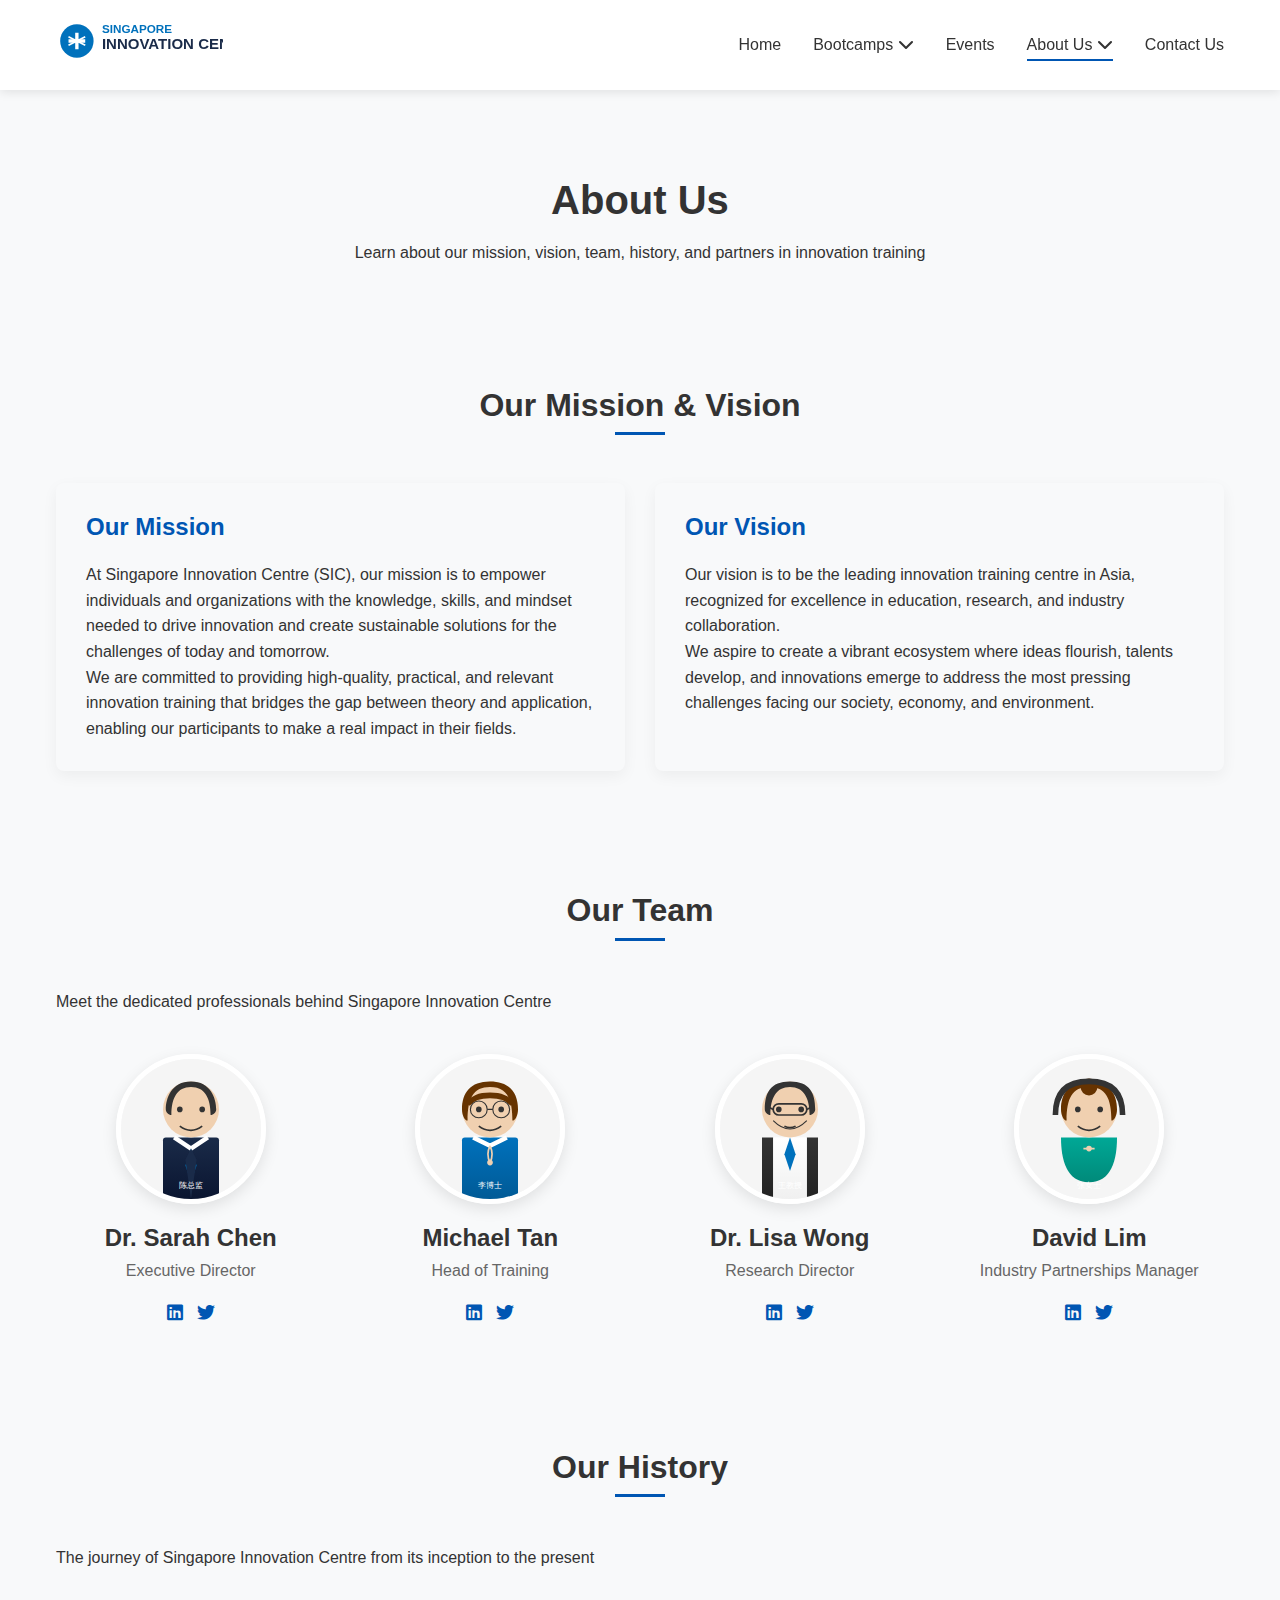
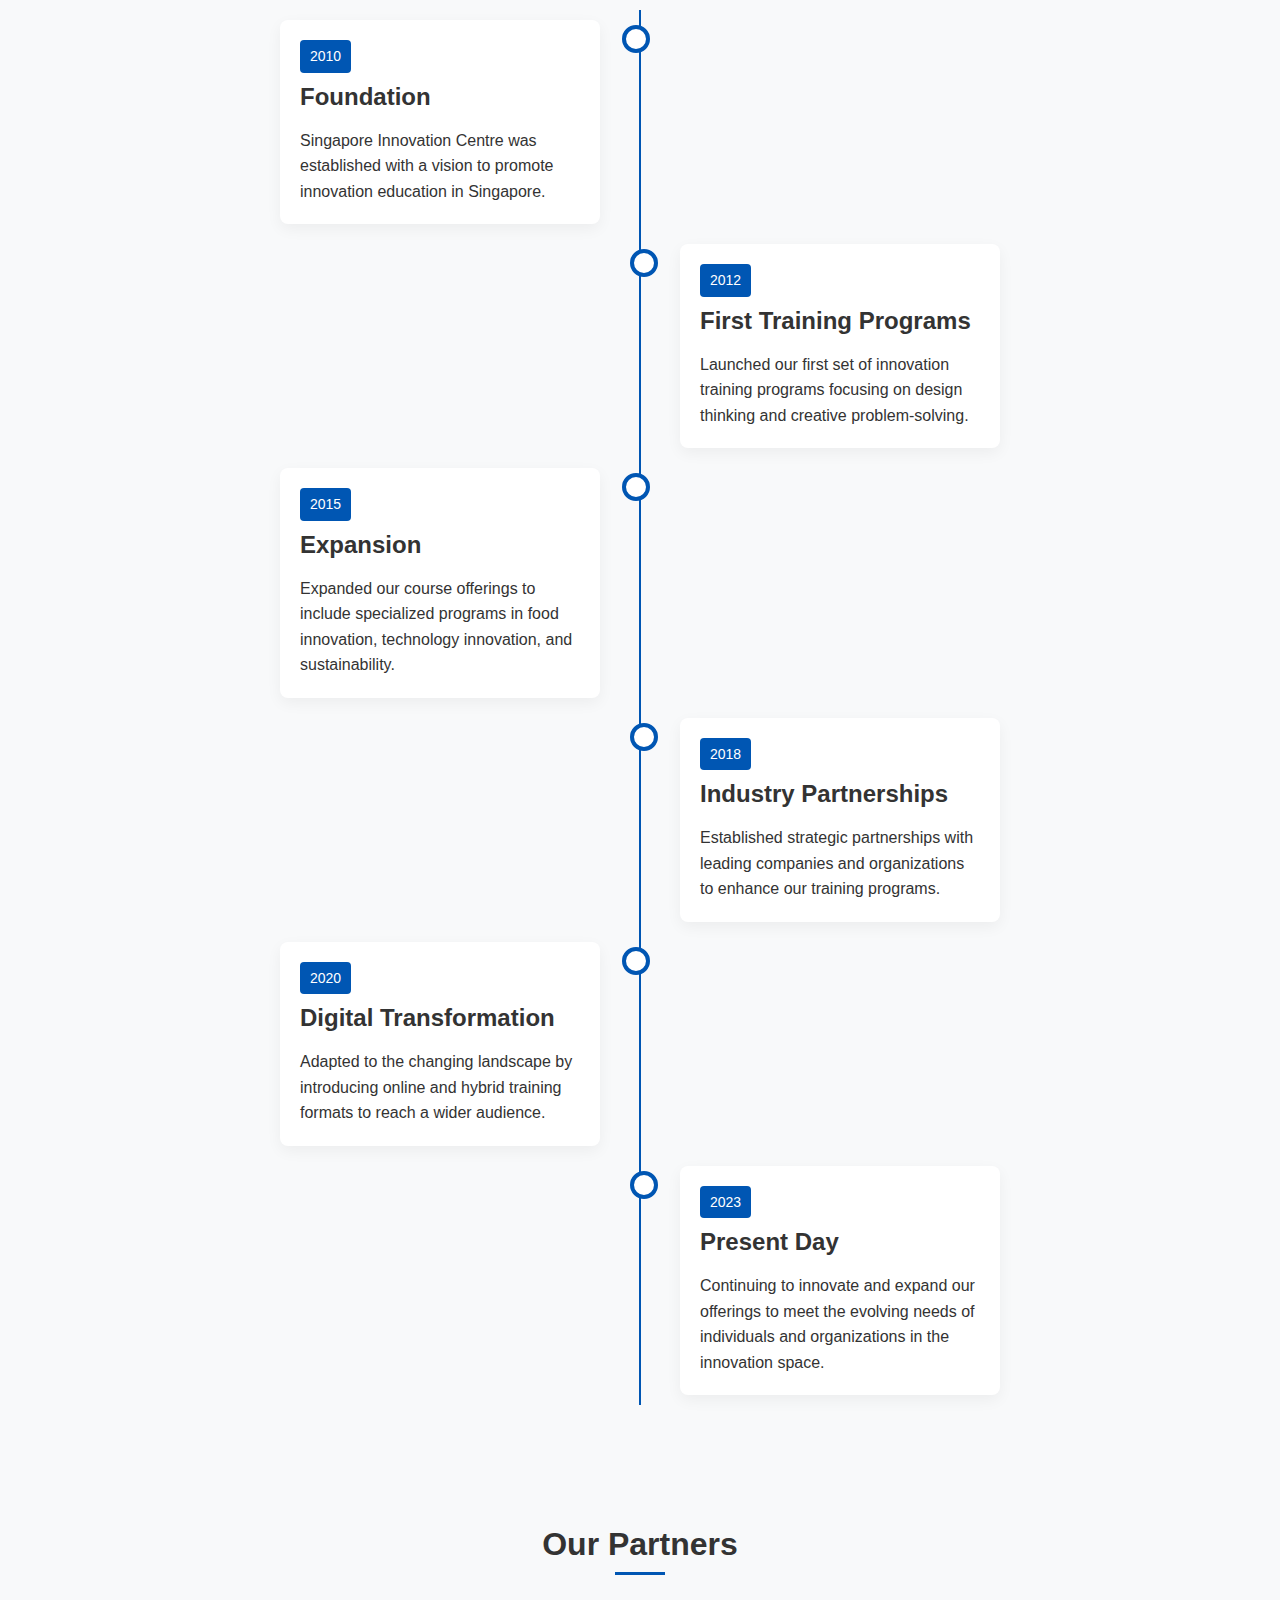
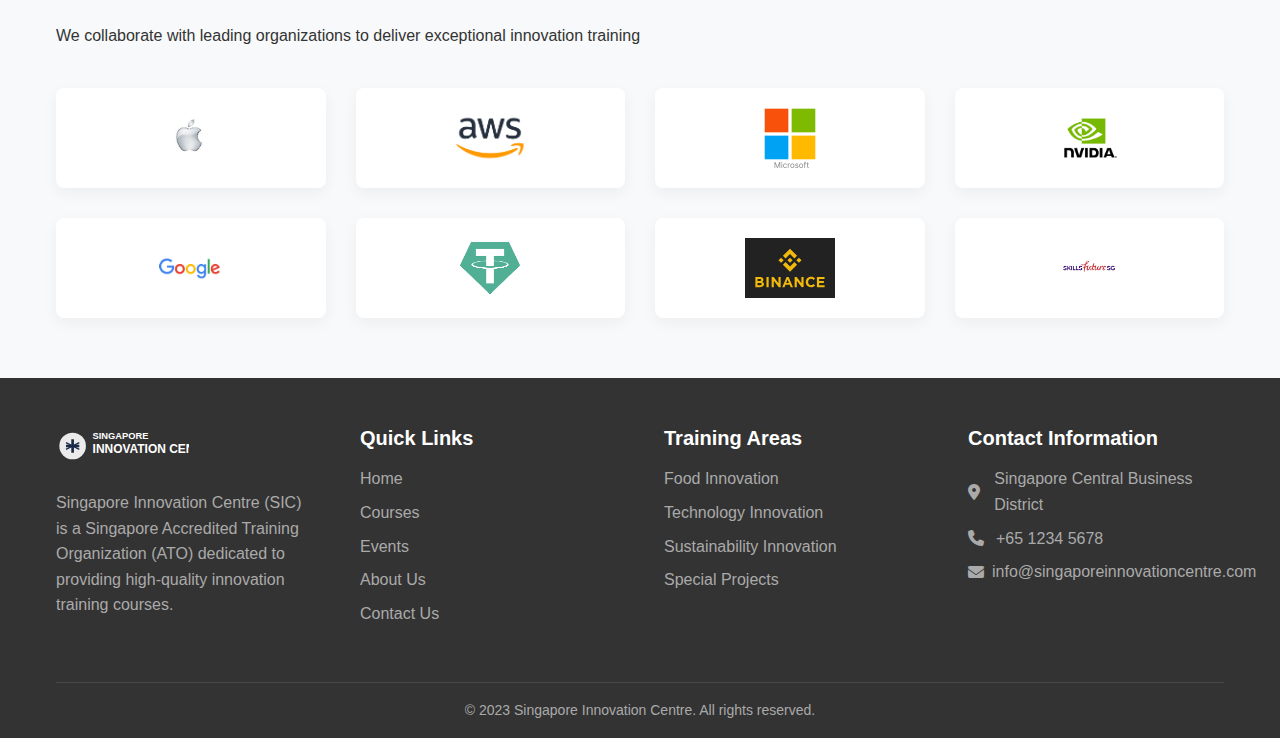
<file: pages/about.html>
<!DOCTYPE html>
<html lang="en">
<head>
    <meta charset="UTF-8">
    <meta name="viewport" content="width=device-width, initial-scale=1.0">
    <title>About Us - Singapore Innovation Centre (SIC)</title>
    <meta name="description" content="Learn about Singapore Innovation Centre (SIC), our mission, vision, team, history, and partners in innovation training.">
    <link rel="stylesheet" href="../css/normalize.css">
    <link rel="stylesheet" href="../css/styles.css">
    <link rel="stylesheet" href="https://cdnjs.cloudflare.com/ajax/libs/font-awesome/6.4.0/css/all.min.css">
    <!-- Add website icon -->
    <link rel="icon" href="../resources/images/favicon.ico" type="image/x-icon">
    <style>
        /* About page specific styles */
        .about-header {
            background-color: #f8f9fa;
            padding: 60px 0;
            text-align: center;
        }
        
        .mission-vision {
            padding: 60px 0;
        }
        
        .mission-vision-grid {
            display: grid;
            grid-template-columns: repeat(2, 1fr);
            gap: 30px;
        }
        
        .mission-card, .vision-card {
            background-color: #f8f9fa;
            padding: 30px;
            border-radius: 8px;
            box-shadow: 0 5px 15px rgba(0,0,0,0.05);
        }
        
        .mission-card h3, .vision-card h3 {
            color: #0056b3;
            margin-bottom: 20px;
        }
        
        .team {
            padding: 60px 0;
            background-color: #f8f9fa;
        }
        
        .team-grid {
            display: grid;
            grid-template-columns: repeat(4, 1fr);
            gap: 30px;
            margin-top: 40px;
        }
        
        .team-member {
            text-align: center;
        }
        
        .team-member-image {
            width: 150px;
            height: 150px;
            border-radius: 50%;
            overflow: hidden;
            margin: 0 auto 20px;
            border: 5px solid white;
            box-shadow: 0 5px 15px rgba(0,0,0,0.1);
        }
        
        .team-member-image img {
            width: 100%;
            height: 100%;
            object-fit: cover;
        }
        
        .team-member h3 {
            margin: 10px 0 5px;
        }
        
        .team-member p {
            color: #666;
            margin: 0;
        }
        
        .team-member-social {
            margin-top: 15px;
        }
        
        .team-member-social a {
            color: #0056b3;
            margin: 0 5px;
            font-size: 18px;
        }
        
        .history {
            padding: 60px 0;
        }
        
        .timeline {
            position: relative;
            max-width: 800px;
            margin: 40px auto 0;
        }
        
        .timeline::after {
            content: '';
            position: absolute;
            width: 2px;
            background-color: #0056b3;
            top: 0;
            bottom: 0;
            left: 50%;
            margin-left: -1px;
        }
        
        .timeline-item {
            padding: 10px 40px;
            position: relative;
            width: 50%;
            box-sizing: border-box;
        }
        
        .timeline-item::after {
            content: '';
            position: absolute;
            width: 20px;
            height: 20px;
            background-color: white;
            border: 4px solid #0056b3;
            border-radius: 50%;
            top: 15px;
            z-index: 1;
        }
        
        .timeline-item:nth-child(odd) {
            left: 0;
        }
        
        .timeline-item:nth-child(even) {
            left: 50%;
        }
        
        .timeline-item:nth-child(odd)::after {
            right: -10px;
        }
        
        .timeline-item:nth-child(even)::after {
            left: -10px;
        }
        
        .timeline-content {
            padding: 20px;
            background-color: white;
            border-radius: 8px;
            box-shadow: 0 5px 15px rgba(0,0,0,0.05);
        }
        
        .timeline-year {
            display: inline-block;
            background-color: #0056b3;
            color: white;
            padding: 5px 10px;
            border-radius: 4px;
            font-size: 14px;
            margin-bottom: 10px;
        }
        
        .partners {
            padding: 60px 0;
            background-color: #f8f9fa;
        }
        
        .partners-grid {
            display: grid;
            grid-template-columns: repeat(4, 1fr);
            gap: 30px;
            margin-top: 40px;
        }
        
        .partner-logo {
            background-color: white;
            padding: 20px;
            border-radius: 8px;
            box-shadow: 0 5px 15px rgba(0,0,0,0.05);
            display: flex;
            align-items: center;
            justify-content: center;
            height: 100px;
        }
        
        .partner-logo img {
            max-width: 80%;
            max-height: 60px;
        }
        
        /* Media queries */
        @media (max-width: 992px) {
            .mission-vision-grid {
                grid-template-columns: 1fr;
            }
            
            .team-grid, .partners-grid {
                grid-template-columns: repeat(2, 1fr);
            }
        }
        
        @media (max-width: 768px) {
            .timeline::after {
                left: 31px;
            }
            
            .timeline-item {
                width: 100%;
                padding-left: 70px;
                padding-right: 25px;
            }
            
            .timeline-item:nth-child(even) {
                left: 0;
            }
            
            .timeline-item:nth-child(odd)::after,
            .timeline-item:nth-child(even)::after {
                left: 21px;
            }
        }
        
        @media (max-width: 576px) {
            .team-grid, .partners-grid {
                grid-template-columns: 1fr;
            }
        }
    </style>
</head>
<body>
    <!-- Navigation bar -->
    <header class="header">
        <div class="container">
            <div class="logo">
                <a href="../index.html">
                    <img src="../resources/images/logo.svg" alt="Singapore Innovation Centre Logo">
                </a>
            </div>
            <nav class="main-nav">
                <ul class="nav-list">
                    <li><a href="../index.html">Home</a></li>
                    <li class="has-dropdown">
                        <a href="./courses.html">Bootcamps <i class="fas fa-chevron-down"></i></a>
                        <ul class="dropdown-menu">
                            <li><a href="./courses.html#food">Food Innovation</a></li>
                            <li><a href="./courses.html#tech">Technology Innovation</a></li>
                            <li><a href="./courses.html#sustainability">Sustainability Innovation</a></li>
                            <li><a href="./courses.html#special">Special Projects</a></li>
                        </ul>
                    </li>
                    <li><a href="./events.html">Events</a></li>
                    <li class="has-dropdown">
                        <a href="./about.html" class="active">About Us <i class="fas fa-chevron-down"></i></a>
                        <ul class="dropdown-menu">
                            <li><a href="#mission">Mission & Vision</a></li>
                            <li><a href="#team">Our Team</a></li>
                            <li><a href="#history">History</a></li>
                            <li><a href="#partners">Partners</a></li>
                        </ul>
                    </li>
                    <li><a href="./contact.html">Contact Us</a></li>
                </ul>
            </nav>
            <div class="mobile-menu-toggle">
                <i class="fas fa-bars"></i>
            </div>
        </div>
    </header>

    <!-- About header -->
    <section class="about-header">
        <div class="container">
            <h1>About Us</h1>
            <p>Learn about our mission, vision, team, history, and partners in innovation training</p>
        </div>
    </section>

    <!-- Mission and Vision -->
    <section id="mission" class="mission-vision">
        <div class="container">
            <h2 class="section-title">Our Mission & Vision</h2>
            <div class="mission-vision-grid">
                <div class="mission-card">
                    <h3>Our Mission</h3>
                    <p>At Singapore Innovation Centre (SIC), our mission is to empower individuals and organizations with the knowledge, skills, and mindset needed to drive innovation and create sustainable solutions for the challenges of today and tomorrow.</p>
                    <p>We are committed to providing high-quality, practical, and relevant innovation training that bridges the gap between theory and application, enabling our participants to make a real impact in their fields.</p>
                </div>
                <div class="vision-card">
                    <h3>Our Vision</h3>
                    <p>Our vision is to be the leading innovation training centre in Asia, recognized for excellence in education, research, and industry collaboration.</p>
                    <p>We aspire to create a vibrant ecosystem where ideas flourish, talents develop, and innovations emerge to address the most pressing challenges facing our society, economy, and environment.</p>
                </div>
            </div>
        </div>
    </section>

    <!-- Team -->
    <section id="team" class="team">
        <div class="container">
            <h2 class="section-title">Our Team</h2>
            <p class="section-description">Meet the dedicated professionals behind Singapore Innovation Centre</p>
            <div class="team-grid">
                <!-- Team member 1 -->
                <div class="team-member">
                    <div class="team-member-image">
                        <img src="../resources/images/team1.svg" alt="Dr. Sarah Chen">
                    </div>
                    <h3>Dr. Sarah Chen</h3>
                    <p>Executive Director</p>
                    <div class="team-member-social">
                        <a href="#"><i class="fab fa-linkedin"></i></a>
                        <a href="#"><i class="fab fa-twitter"></i></a>
                    </div>
                </div>
                
                <!-- Team member 2 -->
                <div class="team-member">
                    <div class="team-member-image">
                        <img src="../resources/images/team2.svg" alt="Michael Tan">
                    </div>
                    <h3>Michael Tan</h3>
                    <p>Head of Training</p>
                    <div class="team-member-social">
                        <a href="#"><i class="fab fa-linkedin"></i></a>
                        <a href="#"><i class="fab fa-twitter"></i></a>
                    </div>
                </div>
                
                <!-- Team member 3 -->
                <div class="team-member">
                    <div class="team-member-image">
                        <img src="../resources/images/team3.svg" alt="Dr. Lisa Wong">
                    </div>
                    <h3>Dr. Lisa Wong</h3>
                    <p>Research Director</p>
                    <div class="team-member-social">
                        <a href="#"><i class="fab fa-linkedin"></i></a>
                        <a href="#"><i class="fab fa-twitter"></i></a>
                    </div>
                </div>
                
                <!-- Team member 4 -->
                <div class="team-member">
                    <div class="team-member-image">
                        <img src="../resources/images/team4.svg" alt="David Lim">
                    </div>
                    <h3>David Lim</h3>
                    <p>Industry Partnerships Manager</p>
                    <div class="team-member-social">
                        <a href="#"><i class="fab fa-linkedin"></i></a>
                        <a href="#"><i class="fab fa-twitter"></i></a>
                    </div>
                </div>
            </div>
        </div>
    </section>

    <!-- History -->
    <section id="history" class="history">
        <div class="container">
            <h2 class="section-title">Our History</h2>
            <p class="section-description">The journey of Singapore Innovation Centre from its inception to the present</p>
            <div class="timeline">
                <!-- Timeline item 1 -->
                <div class="timeline-item">
                    <div class="timeline-content">
                        <span class="timeline-year">2010</span>
                        <h3>Foundation</h3>
                        <p>Singapore Innovation Centre was established with a vision to promote innovation education in Singapore.</p>
                    </div>
                </div>
                
                <!-- Timeline item 2 -->
                <div class="timeline-item">
                    <div class="timeline-content">
                        <span class="timeline-year">2012</span>
                        <h3>First Training Programs</h3>
                        <p>Launched our first set of innovation training programs focusing on design thinking and creative problem-solving.</p>
                    </div>
                </div>
                
                <!-- Timeline item 3 -->
                <div class="timeline-item">
                    <div class="timeline-content">
                        <span class="timeline-year">2015</span>
                        <h3>Expansion</h3>
                        <p>Expanded our course offerings to include specialized programs in food innovation, technology innovation, and sustainability.</p>
                    </div>
                </div>
                
                <!-- Timeline item 4 -->
                <div class="timeline-item">
                    <div class="timeline-content">
                        <span class="timeline-year">2018</span>
                        <h3>Industry Partnerships</h3>
                        <p>Established strategic partnerships with leading companies and organizations to enhance our training programs.</p>
                    </div>
                </div>
                
                <!-- Timeline item 5 -->
                <div class="timeline-item">
                    <div class="timeline-content">
                        <span class="timeline-year">2020</span>
                        <h3>Digital Transformation</h3>
                        <p>Adapted to the changing landscape by introducing online and hybrid training formats to reach a wider audience.</p>
                    </div>
                </div>
                
                <!-- Timeline item 6 -->
                <div class="timeline-item">
                    <div class="timeline-content">
                        <span class="timeline-year">2023</span>
                        <h3>Present Day</h3>
                        <p>Continuing to innovate and expand our offerings to meet the evolving needs of individuals and organizations in the innovation space.</p>
                    </div>
                </div>
            </div>
        </div>
    </section>

    <!-- Partners -->
    <section id="partners" class="partners">
        <div class="container">
            <h2 class="section-title">Our Partners</h2>
            <p class="section-description">We collaborate with leading organizations to deliver exceptional innovation training</p>
            <div class="partners-grid">
                <!-- Partner 1 -->
                <div class="partner-logo">
                    <img src="../resources/images/apple.jpeg" alt="Partner 1">
                </div>
                
                <!-- Partner 2 -->
                <div class="partner-logo">
                    <img src="../resources/images/aws.png" alt="Partner 2">
                </div>
                
                <!-- Partner 3 -->
                <div class="partner-logo">
                    <img src="../resources/images/ms.png" alt="Partner 3">
                </div>
                
                <!-- Partner 4 -->
                <div class="partner-logo">
                    <img src="../resources/images/nv.png" alt="Partner 4">
                </div>
                
                <!-- Partner 5 -->
                <div class="partner-logo">
                    <img src="../resources/images/google.webp" alt="Partner 5">
                </div>
                
                <!-- Partner 6 -->
                <div class="partner-logo">
                    <img src="../resources/images/Tether.png" alt="Partner 6">
                </div>
                
                <!-- Partner 7 -->
                <div class="partner-logo">
                    <img src="../resources/images/bnb.svg" alt="Partner 7">
                </div>
                
                <!-- Partner 8 -->
                <div class="partner-logo">
                    <img src="../resources/images/sg.jpg" alt="Partner 8">
                </div>
            </div>
        </div>
    </section>

    <!-- Footer -->
    <footer class="footer">
        <div class="container">
            <div class="footer-grid">
                <div class="footer-about">
                    <img src="../resources/images/logo-white.svg" alt="Singapore Innovation Centre Logo" class="footer-logo">
                    <p>Singapore Innovation Centre (SIC) is a Singapore Accredited Training Organization (ATO) dedicated to providing high-quality innovation training courses.</p>
                </div>
                <div class="footer-links">
                    <h3>Quick Links</h3>
                    <ul>
                        <li><a href="../index.html">Home</a></li>
                        <li><a href="./courses.html">Courses</a></li>
                        <li><a href="./events.html">Events</a></li>
                        <li><a href="./about.html">About Us</a></li>
                        <li><a href="./contact.html">Contact Us</a></li>
                    </ul>
                </div>
                <div class="footer-courses">
                    <h3>Training Areas</h3>
                    <ul>
                        <li><a href="./courses.html#food">Food Innovation</a></li>
                        <li><a href="./courses.html#tech">Technology Innovation</a></li>
                        <li><a href="./courses.html#sustainability">Sustainability Innovation</a></li>
                        <li><a href="./courses.html#special">Special Projects</a></li>
                    </ul>
                </div>
                <div class="footer-contact">
                    <h3>Contact Information</h3>
                    <ul>
                        <li><i class="fas fa-map-marker-alt"></i> Singapore Central Business District</li>
                        <li><i class="fas fa-phone"></i> +65 1234 5678</li>
                        <li><i class="fas fa-envelope"></i> info@singaporeinnovationcentre.com</li>
                    </ul>
                </div>
            </div>
            <div class="footer-bottom">
                <p>&copy; 2023 Singapore Innovation Centre. All rights reserved.</p>
            </div>
        </div>
    </footer>

    <!-- JavaScript -->
    <script src="../js/main.js"></script>
</body>
</html>
</file>
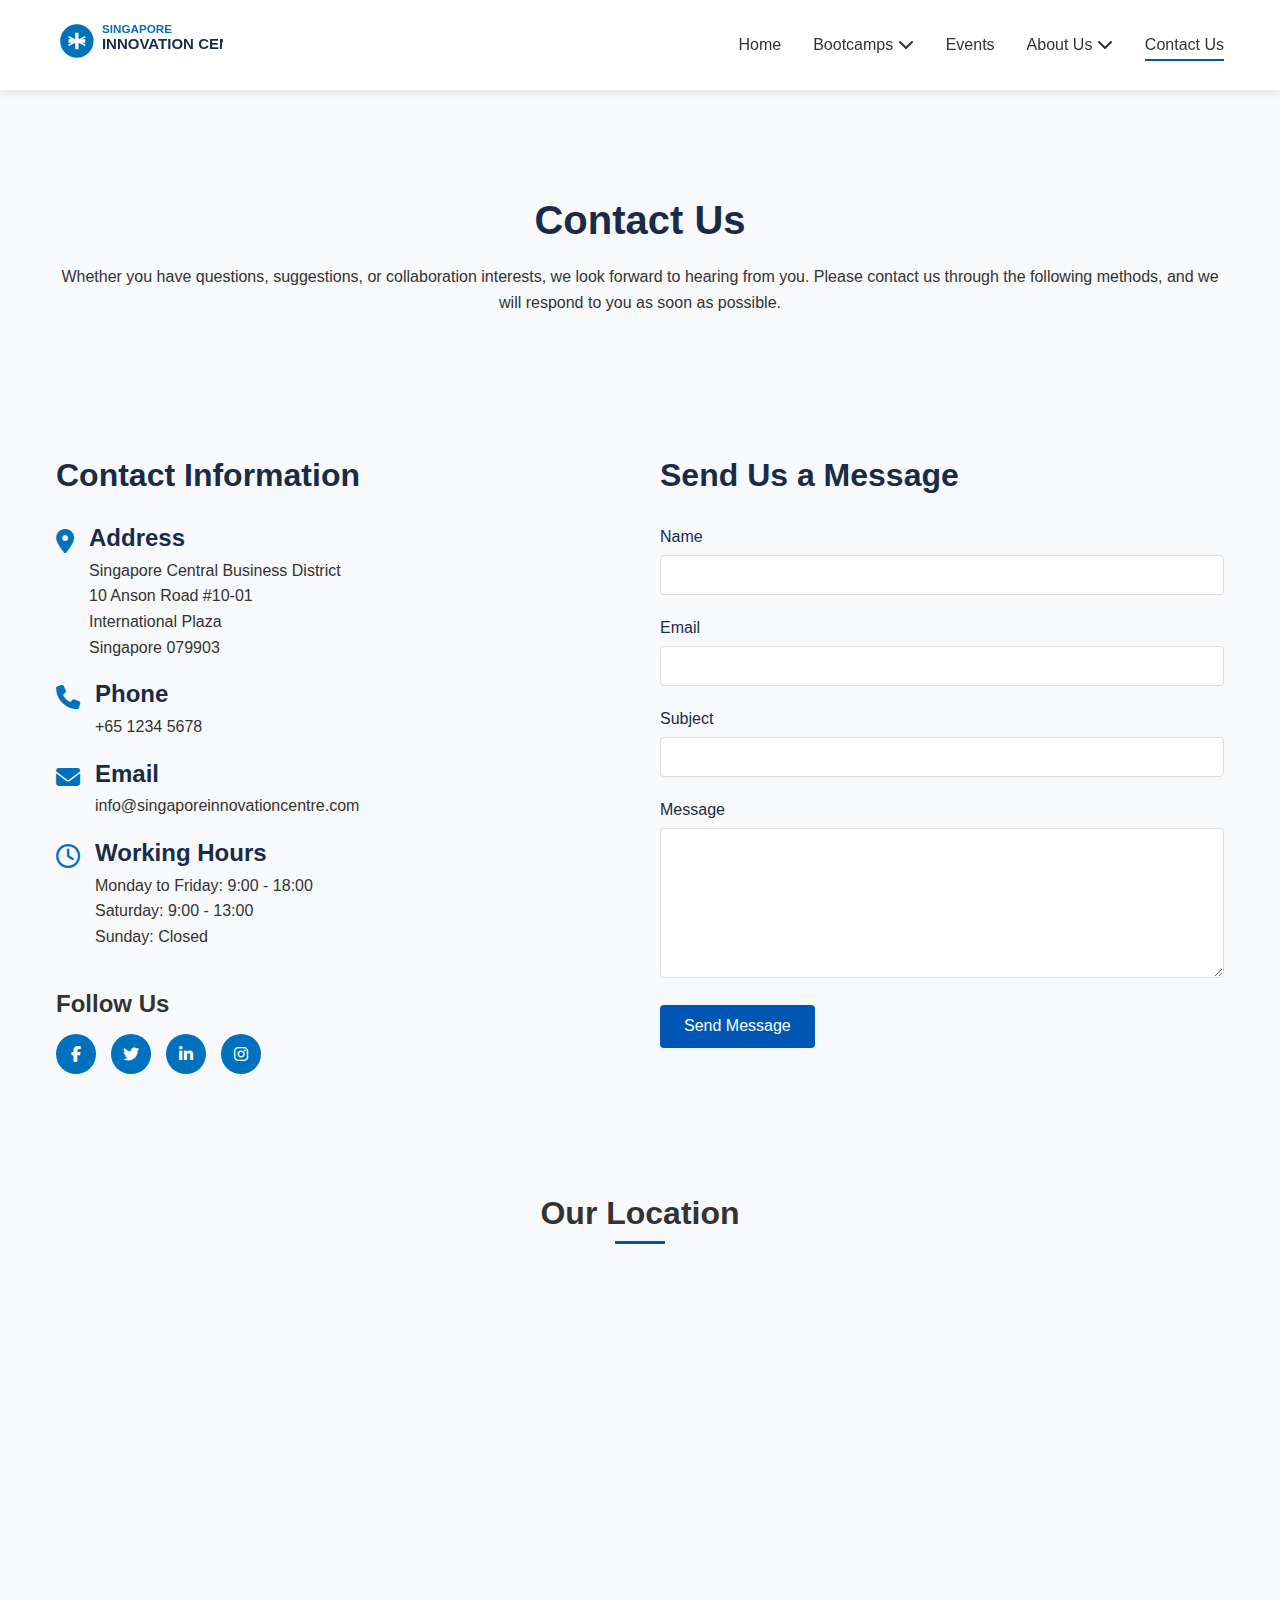
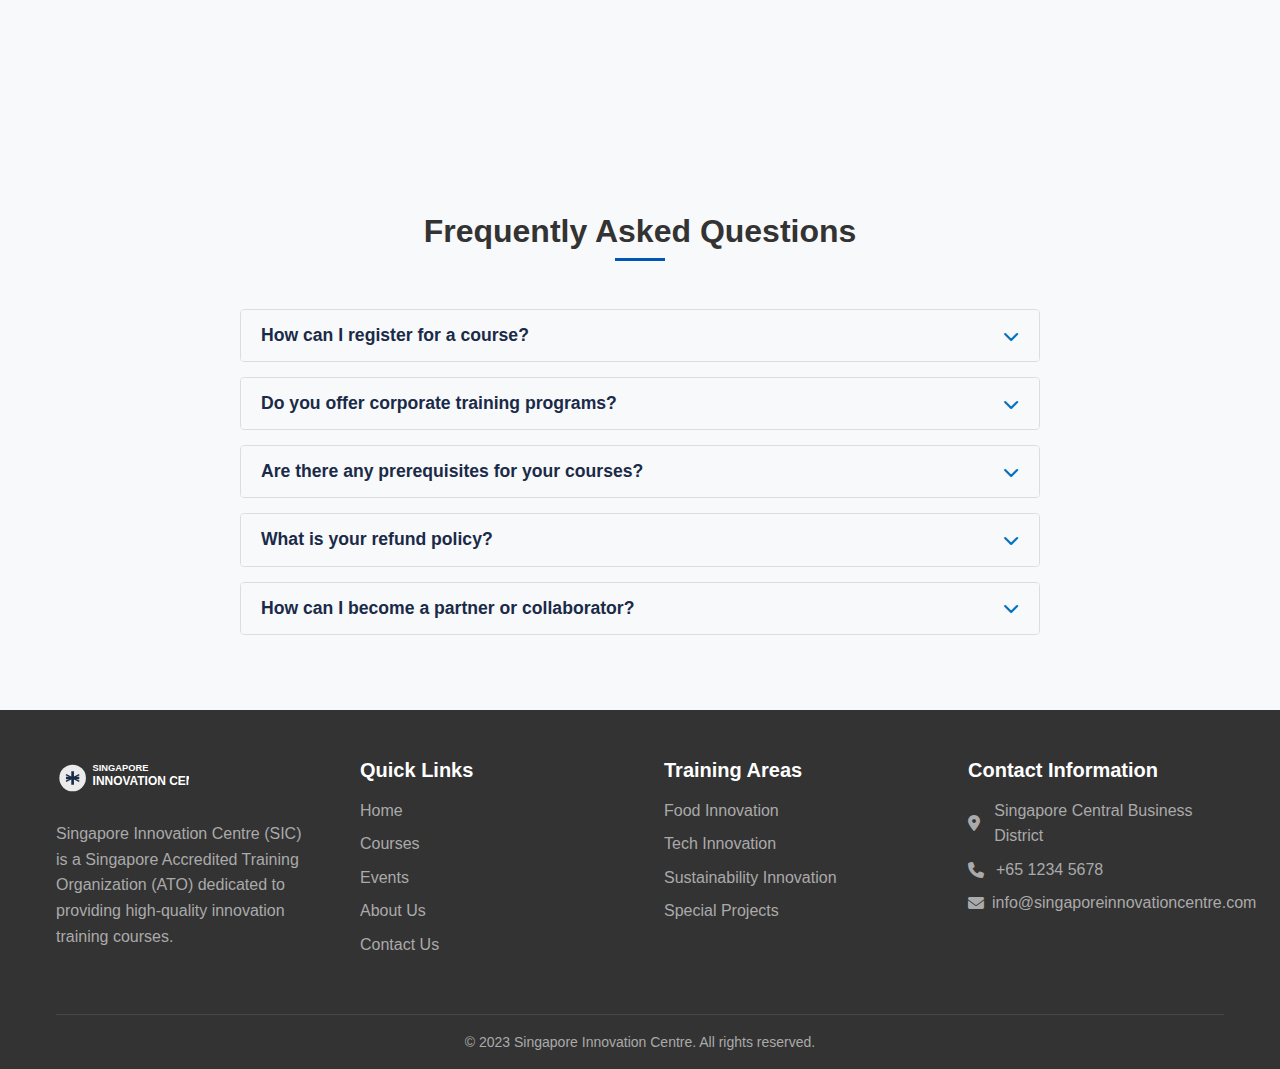
<file: pages/contact.html>
<!DOCTYPE html>
<html lang="en">
<head>
    <meta charset="UTF-8">
    <meta name="viewport" content="width=device-width, initial-scale=1.0">
    <title>Contact Us - Singapore Innovation Centre (SIC)</title>
    <meta name="description" content="Contact Singapore Innovation Centre (SIC) to learn about our training courses, events, and collaboration opportunities. We look forward to hearing from you!">
    <link rel="stylesheet" href="../css/normalize.css">
    <link rel="stylesheet" href="../css/styles.css">
    <link rel="stylesheet" href="https://cdnjs.cloudflare.com/ajax/libs/font-awesome/6.4.0/css/all.min.css">
    <!-- Add website icon -->
    <link rel="icon" href="../resources/images/favicon.ico" type="image/x-icon">
    <style>
        /* Contact page specific styles */
        .contact-header {
            background-color: #f8f9fa;
            padding: 80px 0;
            text-align: center;
        }
        
        .contact-header h1 {
            margin-bottom: 20px;
            color: #1a2b49;
        }
        
        .contact-section {
            padding: 60px 0;
        }
        
        .contact-grid {
            display: grid;
            grid-template-columns: 1fr 1fr;
            gap: 40px;
        }
        
        .contact-info h2 {
            color: #1a2b49;
            margin-bottom: 30px;
        }
        
        .contact-details {
            margin-bottom: 40px;
        }
        
        .contact-item {
            display: flex;
            align-items: flex-start;
            margin-bottom: 20px;
        }
        
        .contact-item i {
            color: #0071bc;
            font-size: 1.5rem;
            margin-right: 15px;
            margin-top: 5px;
        }
        
        .contact-text h3 {
            margin-top: 0;
            margin-bottom: 5px;
            color: #1a2b49;
        }
        
        .social-links {
            display: flex;
            gap: 15px;
        }
        
        .social-links a {
            display: flex;
            align-items: center;
            justify-content: center;
            width: 40px;
            height: 40px;
            background-color: #0071bc;
            color: white;
            border-radius: 50%;
            transition: background-color 0.3s ease;
        }
        
        .social-links a:hover {
            background-color: #1a2b49;
        }
        
        .contact-form h2 {
            color: #1a2b49;
            margin-bottom: 30px;
        }
        
        .form-group {
            margin-bottom: 20px;
        }
        
        .form-group label {
            display: block;
            margin-bottom: 5px;
            color: #1a2b49;
            font-weight: 500;
        }
        
        .form-control {
            width: 100%;
            padding: 10px 15px;
            border: 1px solid #ddd;
            border-radius: 4px;
            font-size: 1rem;
        }
        
        textarea.form-control {
            height: 150px;
            resize: vertical;
        }
        
        .map-section {
            padding: 60px 0;
            background-color: #f8f9fa;
        }
        
        .map-container {
            height: 400px;
            border-radius: 8px;
            overflow: hidden;
        }
        
        .map-container iframe {
            width: 100%;
            height: 100%;
            border: 0;
        }
        
        .faq-section {
            padding: 60px 0;
        }
        
        .faq-list {
            max-width: 800px;
            margin: 0 auto;
        }
        
        .faq-item {
            margin-bottom: 15px;
            border: 1px solid #ddd;
            border-radius: 4px;
            overflow: hidden;
        }
        
        .faq-question {
            padding: 15px 20px;
            background-color: #f8f9fa;
            cursor: pointer;
            display: flex;
            justify-content: space-between;
            align-items: center;
        }
        
        .faq-question h3 {
            margin: 0;
            font-size: 1.1rem;
            color: #1a2b49;
        }
        
        .faq-question i {
            color: #0071bc;
            transition: transform 0.3s ease;
        }
        
        .faq-answer {
            padding: 15px 20px;
            border-top: 1px solid #ddd;
            display: none;
        }
        
        .faq-item.active .faq-answer {
            display: block;
        }
        
        .faq-item.active .faq-question i {
            transform: rotate(180deg);
        }
        
        @media (max-width: 768px) {
            .contact-grid {
                grid-template-columns: 1fr;
            }
            
            .contact-form {
                order: 2;
            }
            
            .contact-info {
                order: 1;
            }
        }
    </style>
</head>
<body>
    <!-- Navigation bar -->
    <header class="header">
        <div class="container">
            <div class="logo">
                <a href="../index.html">
                    <img src="../resources/images/logo.svg" alt="Singapore Innovation Centre Logo">
                </a>
            </div>
            <nav class="main-nav">
                <ul class="nav-list">
                    <li><a href="../index.html">Home</a></li>
                    <li class="has-dropdown">
                        <a href="./courses.html">Bootcamps <i class="fas fa-chevron-down"></i></a>
                        <ul class="dropdown-menu">
                            <li><a href="./courses.html#food">Food Innovation</a></li>
                            <li><a href="./courses.html#tech">Tech Innovation</a></li>
                            <li><a href="./courses.html#sustainability">Sustainability Innovation</a></li>
                            <li><a href="./courses.html#special">Special Projects</a></li>
                        </ul>
                    </li>
                    <li><a href="./events.html">Events</a></li>
                    <li class="has-dropdown">
                        <a href="./about.html">About Us <i class="fas fa-chevron-down"></i></a>
                        <ul class="dropdown-menu">
                            <li><a href="./about.html#mission">Mission & Vision</a></li>
                            <li><a href="./about.html#team">Our Team</a></li>
                            <li><a href="./about.html#history">History</a></li>
                            <li><a href="./about.html#partners">Partners</a></li>
                        </ul>
                    </li>
                    <li><a href="./contact.html" class="active">Contact Us</a></li>
                </ul>
            </nav>
            <div class="mobile-menu-toggle">
                <i class="fas fa-bars"></i>
            </div>
        </div>
    </header>

    <!-- Contact header -->
    <section class="contact-header">
        <div class="container">
            <h1>Contact Us</h1>
            <p>Whether you have questions, suggestions, or collaboration interests, we look forward to hearing from you. Please contact us through the following methods, and we will respond to you as soon as possible.</p>
        </div>
    </section>

    <!-- Contact information and form -->
    <section class="contact-section">
        <div class="container">
            <div class="contact-grid">
                <div class="contact-info">
                    <h2>Contact Information</h2>
                    
                    <div class="contact-details">
                        <div class="contact-item">
                            <i class="fas fa-map-marker-alt"></i>
                            <div class="contact-text">
                                <h3>Address</h3>
                                <p>Singapore Central Business District<br>10 Anson Road #10-01<br>International Plaza<br>Singapore 079903</p>
                            </div>
                        </div>
                        
                        <div class="contact-item">
                            <i class="fas fa-phone"></i>
                            <div class="contact-text">
                                <h3>Phone</h3>
                                <p>+65 1234 5678</p>
                            </div>
                        </div>
                        
                        <div class="contact-item">
                            <i class="fas fa-envelope"></i>
                            <div class="contact-text">
                                <h3>Email</h3>
                                <p>info@singaporeinnovationcentre.com</p>
                            </div>
                        </div>
                        
                        <div class="contact-item">
                            <i class="far fa-clock"></i>
                            <div class="contact-text">
                                <h3>Working Hours</h3>
                                <p>Monday to Friday: 9:00 - 18:00<br>Saturday: 9:00 - 13:00<br>Sunday: Closed</p>
                            </div>
                        </div>
                    </div>
                    
                    <div class="social-media">
                        <h3>Follow Us</h3>
                        <div class="social-links">
                            <a href="#" target="_blank"><i class="fab fa-facebook-f"></i></a>
                            <a href="#" target="_blank"><i class="fab fa-twitter"></i></a>
                            <a href="#" target="_blank"><i class="fab fa-linkedin-in"></i></a>
                            <a href="#" target="_blank"><i class="fab fa-instagram"></i></a>
                        </div>
                    </div>
                </div>
                
                <div class="contact-form">
                    <h2>Send Us a Message</h2>
                    <form id="contactForm">
                        <div class="form-group">
                            <label for="name">Name</label>
                            <input type="text" id="name" class="form-control" required>
                        </div>
                        
                        <div class="form-group">
                            <label for="email">Email</label>
                            <input type="email" id="email" class="form-control" required>
                        </div>
                        
                        <div class="form-group">
                            <label for="subject">Subject</label>
                            <input type="text" id="subject" class="form-control" required>
                        </div>
                        
                        <div class="form-group">
                            <label for="message">Message</label>
                            <textarea id="message" class="form-control" required></textarea>
                        </div>
                        
                        <button type="submit" class="btn btn-primary">Send Message</button>
                    </form>
                </div>
            </div>
        </div>
    </section>

    <!-- Map -->
    <section class="map-section">
        <div class="container">
            <h2 class="section-title">Our Location</h2>
            <div class="map-container">
                <iframe src="https://www.google.com/maps/embed?pb=!1m18!1m12!1m3!1d3988.8153349898736!2d103.84444261475396!3d1.2762014990697167!2m3!1f0!2f0!3f0!3m2!1i1024!2i768!4f13.1!3m3!1m2!1s0x31da19129becdbd7%3A0x19f7a5e33ba7e4dc!2sInternational%20Plaza%2C%2010%20Anson%20Rd%2C%20Singapore%20079903!5e0!3m2!1sen!2ssg!4v1623298396124!5m2!1sen!2ssg" allowfullscreen="" loading="lazy"></iframe>
            </div>
        </div>
    </section>

    <!-- FAQ -->
    <section class="faq-section">
        <div class="container">
            <h2 class="section-title">Frequently Asked Questions</h2>
            <div class="faq-list">
                <div class="faq-item">
                    <div class="faq-question">
                        <h3>How can I register for a course?</h3>
                        <i class="fas fa-chevron-down"></i>
                    </div>
                    <div class="faq-answer">
                        <p>You can register for our courses through the course details page. Click on the "Register" button and follow the instructions to complete your registration. If you encounter any issues, please contact our customer service team.</p>
                    </div>
                </div>
                
                <div class="faq-item">
                    <div class="faq-question">
                        <h3>Do you offer corporate training programs?</h3>
                        <i class="fas fa-chevron-down"></i>
                    </div>
                    <div class="faq-answer">
                        <p>Yes, we offer customized corporate training programs tailored to the specific needs of your organization. Please contact our business development team to discuss your requirements and get a personalized training solution.</p>
                    </div>
                </div>
                
                <div class="faq-item">
                    <div class="faq-question">
                        <h3>Are there any prerequisites for your courses?</h3>
                        <i class="fas fa-chevron-down"></i>
                    </div>
                    <div class="faq-answer">
                        <p>Prerequisites vary depending on the course. Basic courses typically have no prerequisites, while advanced courses may require prior knowledge or experience in the field. Please check the specific course details page for information about prerequisites.</p>
                    </div>
                </div>
                
                <div class="faq-item">
                    <div class="faq-question">
                        <h3>What is your refund policy?</h3>
                        <i class="fas fa-chevron-down"></i>
                    </div>
                    <div class="faq-answer">
                        <p>We offer a full refund if you cancel your registration at least 14 days before the course start date. For cancellations made 7-13 days before the start date, a 50% refund will be provided. No refunds are available for cancellations made less than 7 days before the start date. Please refer to our Terms and Conditions for more details.</p>
                    </div>
                </div>
                
                <div class="faq-item">
                    <div class="faq-question">
                        <h3>How can I become a partner or collaborator?</h3>
                        <i class="fas fa-chevron-down"></i>
                    </div>
                    <div class="faq-answer">
                        <p>We welcome partnerships and collaborations with organizations that share our vision for innovation. Please contact our partnership team with your proposal, and we will get back to you to discuss potential collaboration opportunities.</p>
                    </div>
                </div>
            </div>
        </div>
    </section>

    <!-- Footer -->
    <footer class="footer">
        <div class="container">
            <div class="footer-grid">
                <div class="footer-about">
                    <img src="../resources/images/logo-white.svg" alt="Singapore Innovation Centre Logo" class="footer-logo">
                    <p>Singapore Innovation Centre (SIC) is a Singapore Accredited Training Organization (ATO) dedicated to providing high-quality innovation training courses.</p>
                </div>
                <div class="footer-links">
                    <h3>Quick Links</h3>
                    <ul>
                        <li><a href="../index.html">Home</a></li>
                        <li><a href="./courses.html">Courses</a></li>
                        <li><a href="./events.html">Events</a></li>
                        <li><a href="./about.html">About Us</a></li>
                        <li><a href="./contact.html">Contact Us</a></li>
                    </ul>
                </div>
                <div class="footer-courses">
                    <h3>Training Areas</h3>
                    <ul>
                        <li><a href="./courses.html#food">Food Innovation</a></li>
                        <li><a href="./courses.html#tech">Tech Innovation</a></li>
                        <li><a href="./courses.html#sustainability">Sustainability Innovation</a></li>
                        <li><a href="./courses.html#special">Special Projects</a></li>
                    </ul>
                </div>
                <div class="footer-contact">
                    <h3>Contact Information</h3>
                    <ul>
                        <li><i class="fas fa-map-marker-alt"></i> Singapore Central Business District</li>
                        <li><i class="fas fa-phone"></i> +65 1234 5678</li>
                        <li><i class="fas fa-envelope"></i> info@singaporeinnovationcentre.com</li>
                    </ul>
                </div>
            </div>
            <div class="footer-bottom">
                <p>&copy; 2023 Singapore Innovation Centre. All rights reserved.</p>
            </div>
        </div>
    </footer>

    <!-- JavaScript -->
    <script src="../js/main.js"></script>
    <script>
        // FAQ toggle effect
        document.querySelectorAll('.faq-question').forEach(question => {
            question.addEventListener('click', () => {
                const item = question.parentNode;
                item.classList.toggle('active');
            });
        });
        
        // Form submission handling
        document.getElementById('contactForm').addEventListener('submit', function(e) {
            e.preventDefault();
            alert('Thank you for your message! We will get back to you soon.');
            this.reset();
        });
    </script>
</body>
</html>
</file>
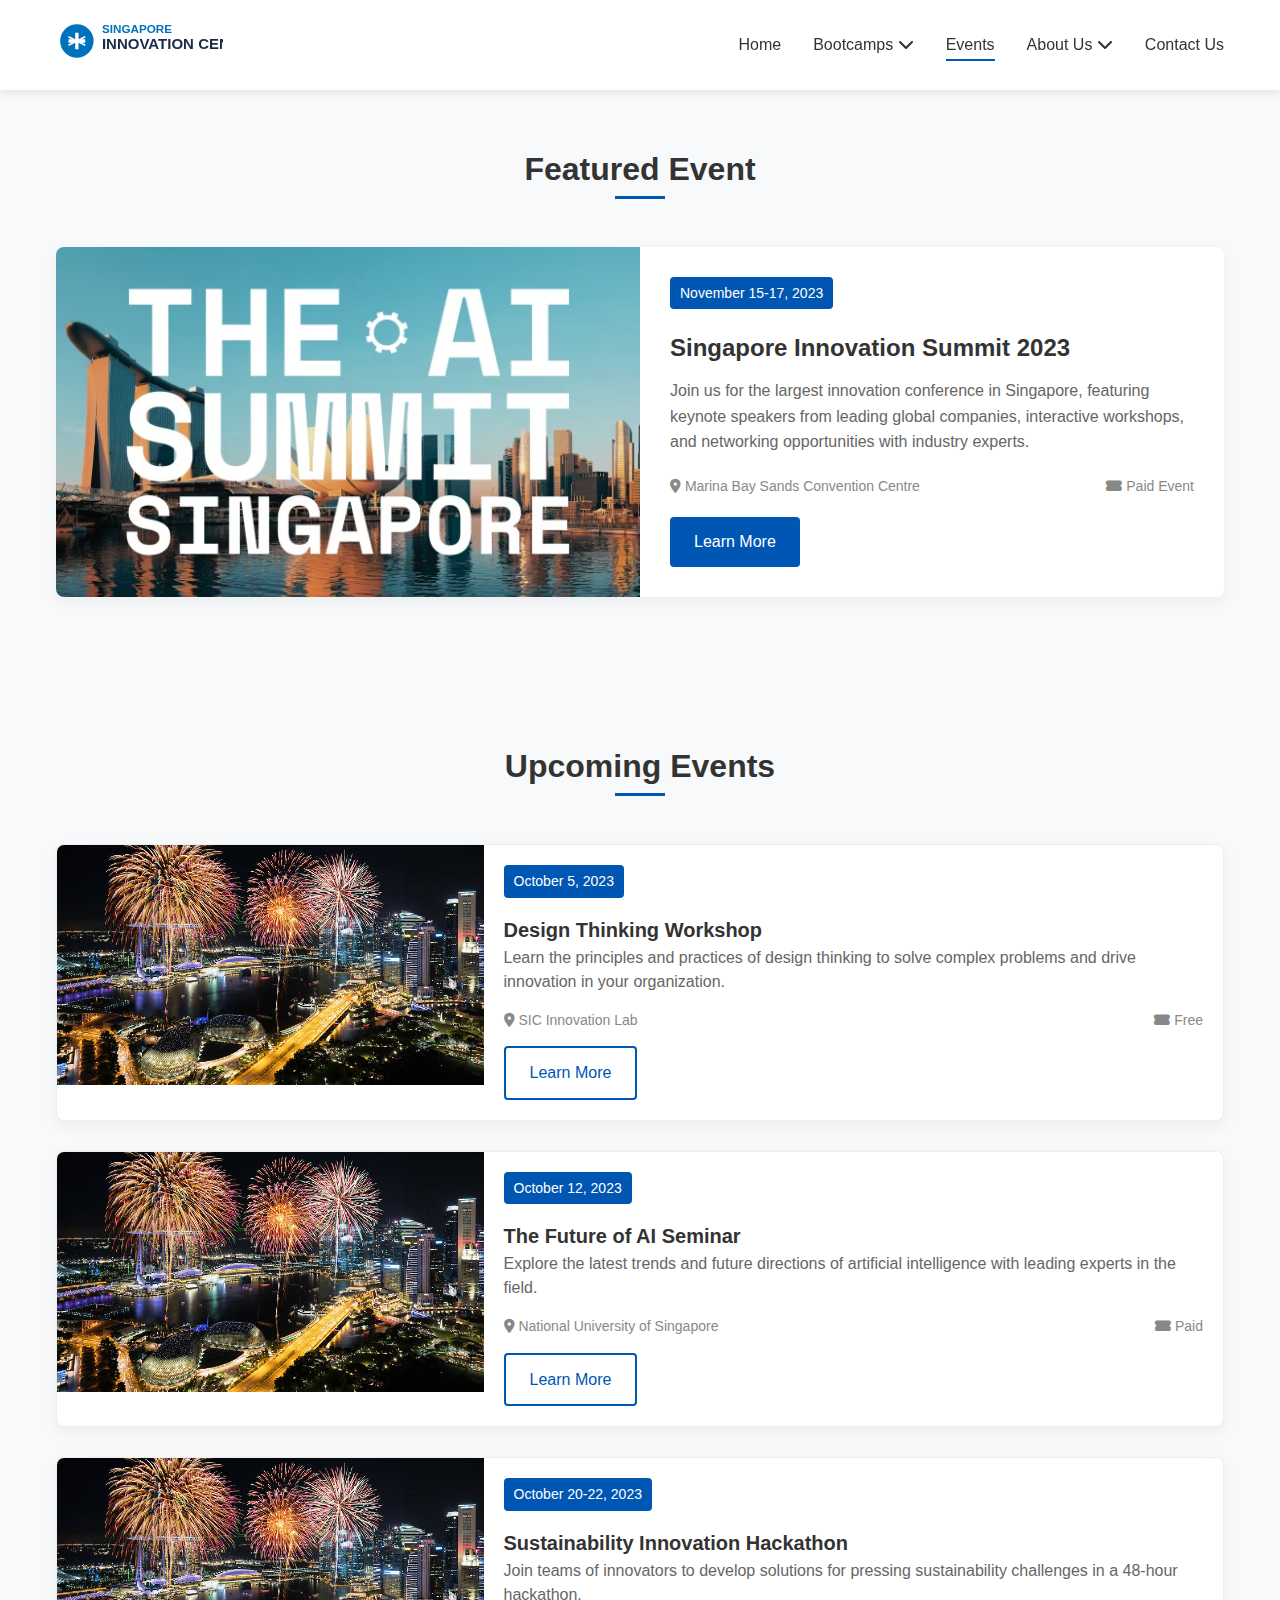
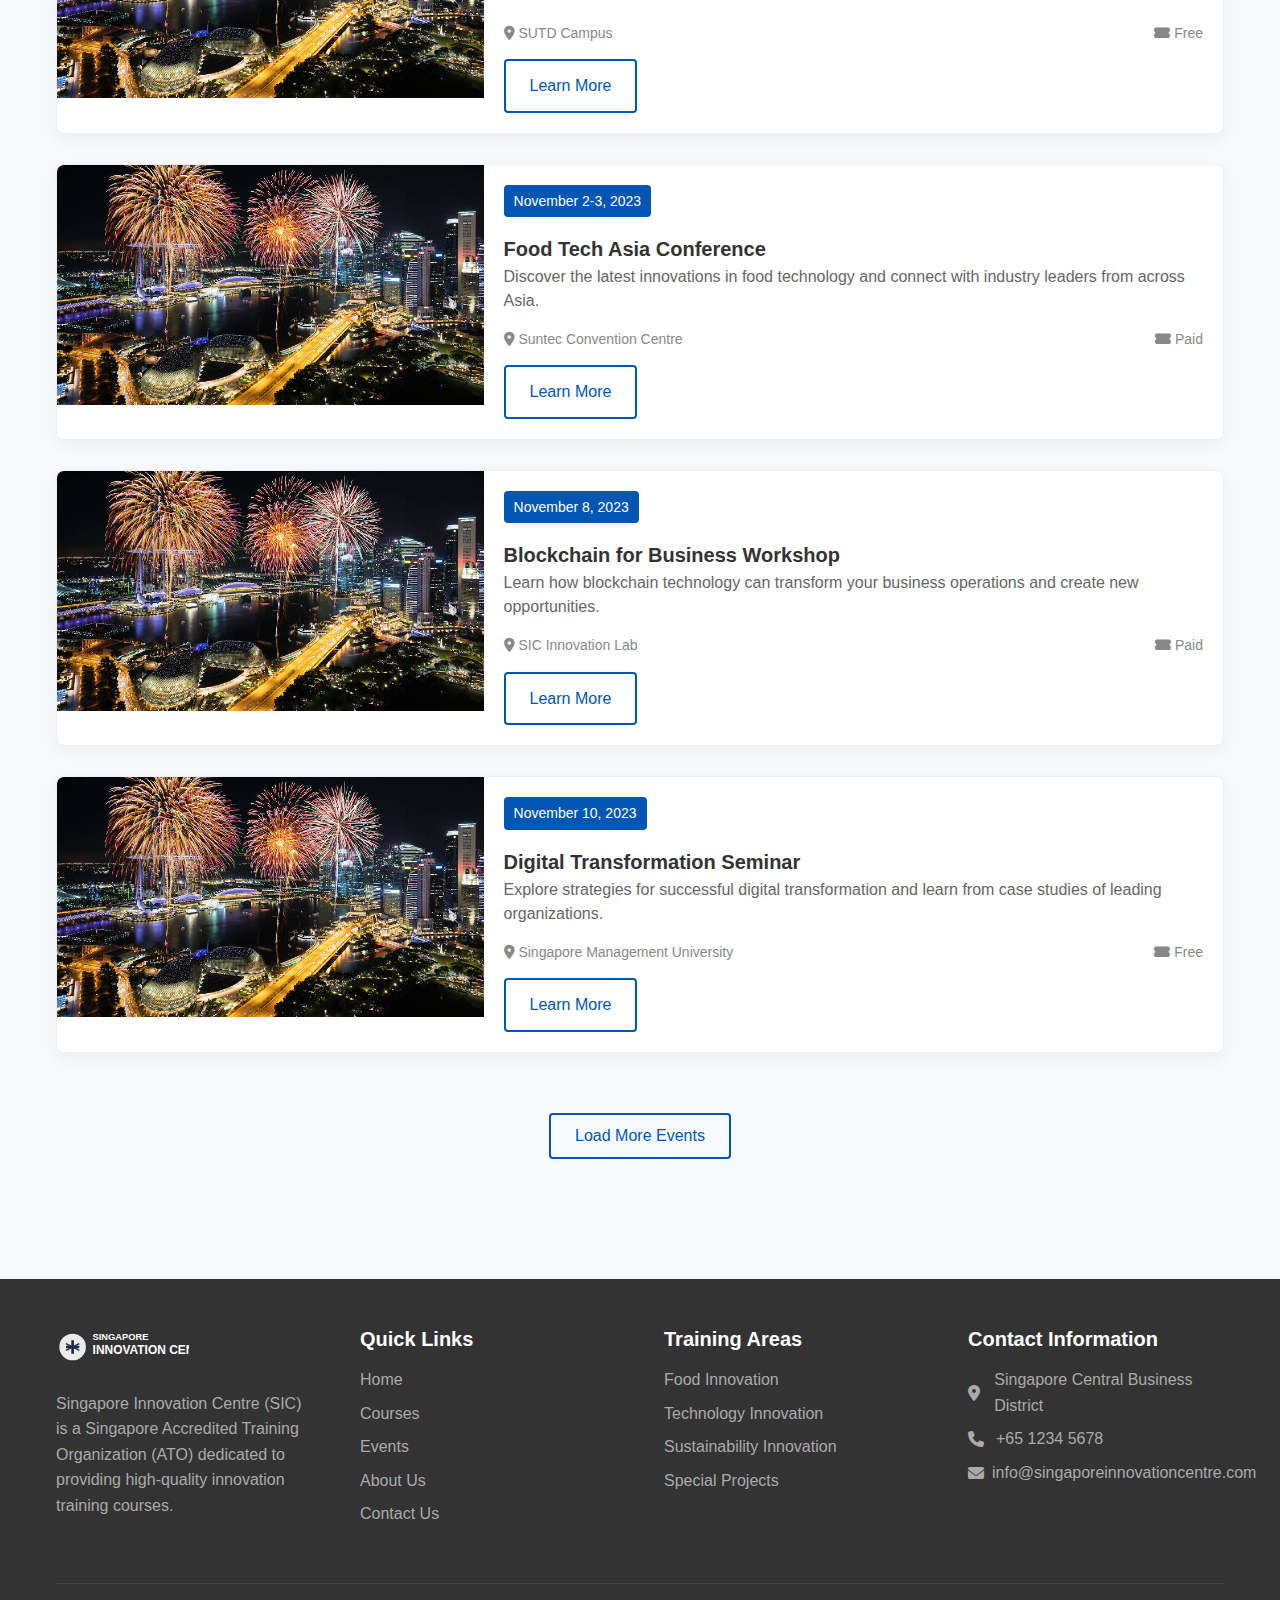
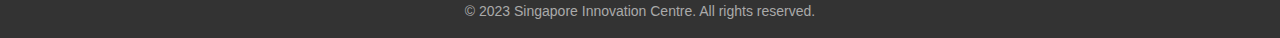
<file: pages/events.html>
<!DOCTYPE html>
<html lang="en">
<head>
    <meta charset="UTF-8">
    <meta name="viewport" content="width=device-width, initial-scale=1.0">
    <title>Events - Singapore Innovation Centre (SIC)</title>
    <meta name="description" content="Stay updated with the latest innovation events, workshops, and conferences organized by Singapore Innovation Centre (SIC).">
    <link rel="stylesheet" href="../css/normalize.css">
    <link rel="stylesheet" href="../css/styles.css">
    <link rel="stylesheet" href="https://cdnjs.cloudflare.com/ajax/libs/font-awesome/6.4.0/css/all.min.css">
    <!-- Add website icon -->
    <link rel="icon" href="../resources/images/favicon.ico" type="image/x-icon">
    <style>
        /* Events page specific styles */
        .events-header {
            background-color: #f8f9fa;
            padding: 60px 0;
            text-align: center;
        }
        
        .events-filter {
            display: flex;
            justify-content: center;
            margin: 30px 0;
            flex-wrap: wrap;
        }
        
        .filter-btn {
            background: none;
            border: 1px solid #ddd;
            padding: 8px 20px;
            margin: 0 10px 10px;
            border-radius: 30px;
            cursor: pointer;
            transition: all 0.3s ease;
        }
        
        .filter-btn:hover, .filter-btn.active {
            background-color: #0056b3;
            color: white;
            border-color: #0056b3;
        }
        
        .event-card {
            border: 1px solid #eee;
            border-radius: 8px;
            overflow: hidden;
            margin-bottom: 30px;
            box-shadow: 0 5px 15px rgba(0,0,0,0.05);
            transition: transform 0.3s ease;
        }
        
        .event-card:hover {
            transform: translateY(-5px);
        }
        
        .event-image {
            height: 240px;
            overflow: hidden;
        }
        
        .event-image img {
            width: 100%;
            height: 100%;
            object-fit: cover;
            transition: transform 0.5s ease;
        }
        
        .event-card:hover .event-image img {
            transform: scale(1.05);
        }
        
        .event-content {
            padding: 20px;
        }
        
        .event-date {
            display: inline-block;
            background-color: #0056b3;
            color: white;
            padding: 5px 10px;
            border-radius: 4px;
            font-size: 14px;
            margin-bottom: 10px;
        }
        
        .event-title {
            margin: 10px 0;
            font-size: 20px;
        }
        
        .event-description {
            color: #666;
            margin-bottom: 15px;
            line-height: 1.5;
        }
        
        .event-meta {
            display: flex;
            justify-content: space-between;
            color: #888;
            font-size: 14px;
            margin-bottom: 15px;
        }
        
        .load-more {
            text-align: center;
            margin: 30px 0 60px;
        }
        
        .upcoming-events {
            background-color: #f8f9fa;
            padding: 60px 0;
        }
                
        .events-grid {
            display: grid;
            grid-template-columns: repeat(auto-fit, minmax(300px, 1fr));
            gap: var(--spacing-lg);
        }
        
        .featured-event {
            display: flex;
            flex-wrap: wrap;
            align-items: center;
            background-color: white;
            border-radius: 8px;
            overflow: hidden;
            box-shadow: 0 5px 15px rgba(0,0,0,0.05);
            margin-bottom: 30px;
        }
        
        .featured-event-image {
            flex: 0 0 50%;
            max-width: 50%;
            height: 350px;
        }
        
        .featured-event-image img {
            width: 100%;
            height: 100%;
            object-fit: cover;
        }
        
        .featured-event-content {
            flex: 0 0 50%;
            max-width: 50%;
            padding: 30px;
        }
        
        .featured-event-title {
            font-size: 24px;
            margin: 15px 0;
        }
        
        .featured-event-description {
            color: #666;
            margin-bottom: 20px;
            line-height: 1.6;
        }
        
        .featured-event-meta {
            display: flex;
            justify-content: space-between;
            color: #888;
            font-size: 14px;
            margin-bottom: 20px;
        }
        
        .past-events {
            padding: 60px 0;
        }
        
        /* Media queries */
        @media (max-width: 992px) {
            .featured-event-image, .featured-event-content {
                flex: 0 0 100%;
                max-width: 100%;
            }
            
            .featured-event-image {
                height: 250px;
            }
        }
        
        @media (max-width: 768px) {
            .events-filter {
                flex-direction: column;
                align-items: center;
            }
            
            .filter-btn {
                margin-bottom: 10px;
            }
        }
    </style>
</head>
<body>
    <!-- Navigation bar -->
    <header class="header">
        <div class="container">
            <div class="logo">
                <a href="../index.html">
                    <img src="../resources/images/logo.svg" alt="Singapore Innovation Centre Logo">
                </a>
            </div>
            <nav class="main-nav">
                <ul class="nav-list">
                    <li><a href="../index.html">Home</a></li>
                    <li class="has-dropdown">
                        <a href="./courses.html">Bootcamps <i class="fas fa-chevron-down"></i></a>
                        <ul class="dropdown-menu">
                            <li><a href="./courses.html#food">Food Innovation</a></li>
                            <li><a href="./courses.html#tech">Technology Innovation</a></li>
                            <li><a href="./courses.html#sustainability">Sustainability Innovation</a></li>
                            <li><a href="./courses.html#special">Special Projects</a></li>
                        </ul>
                    </li>
                    <li><a href="./events.html" class="active">Events</a></li>
                    <li class="has-dropdown">
                        <a href="./about.html">About Us <i class="fas fa-chevron-down"></i></a>
                        <ul class="dropdown-menu">
                            <li><a href="./about.html#mission">Mission & Vision</a></li>
                            <li><a href="./about.html#team">Our Team</a></li>
                            <li><a href="./about.html#history">History</a></li>
                            <li><a href="./about.html#partners">Partners</a></li>
                        </ul>
                    </li>
                    <li><a href="./contact.html">Contact Us</a></li>
                </ul>
            </nav>
            <div class="mobile-menu-toggle">
                <i class="fas fa-bars"></i>
            </div>
        </div>
    </header>

    <!-- Featured event -->
    <section class="upcoming-events">
        <div class="container">
            <h2 class="section-title">Featured Event</h2>
            <div class="featured-event">
                <div class="featured-event-image">
                    <img src="../resources/images/featured-event.avif" alt="Singapore Innovation Summit 2023">
                </div>
                <div class="featured-event-content">
                    <span class="event-date">November 15-17, 2023</span>
                    <h3 class="featured-event-title">Singapore Innovation Summit 2023</h3>
                    <p class="featured-event-description">Join us for the largest innovation conference in Singapore, featuring keynote speakers from leading global companies, interactive workshops, and networking opportunities with industry experts.</p>
                    <div class="featured-event-meta">
                        <span><i class="fas fa-map-marker-alt"></i> Marina Bay Sands Convention Centre</span>
                        <span><i class="fas fa-ticket-alt"></i> Paid Event</span>
                    </div>
                    <a href="../pages/events/innovation-summit.html" class="btn btn-primary">Learn More</a>
                </div>
            </div>
        </div>
    </section>

    <!-- Upcoming events -->
    <section class="upcoming-events">
        <div class="container">
            <h2 class="section-title">Upcoming Events</h2>
            <div class="events-grid">
                <div class="row">
                    <!-- Event card 1 -->
                    <div class="col-md-4">
                        <div class="event-card" data-category="workshop">
                            <div class="event-image">
                                <img src="../resources/images/sg-event.jpg" alt="Design Thinking Workshop">
                            </div>
                            <div class="event-content">
                                <span class="event-date">October 5, 2023</span>
                                <h3 class="event-title">Design Thinking Workshop</h3>                               
                                <p class="event-description">Learn the principles and practices of design thinking to solve complex problems and drive innovation in your organization.</p>
                                <div class="event-meta">
                                    <span><i class="fas fa-map-marker-alt"></i> SIC Innovation Lab</span>
                                    <span><i class="fas fa-ticket-alt"></i> Free</span>
                                </div>
                                <a href="../pages/events/design-thinking.html" class="btn btn-outline">Learn More</a>
                            </div>
                        </div>
                    </div>
                </div>
            </div>

            <div class="events-grid">
                <div class="row">
                     <!-- Event card 2 -->
                    <div class="col-md-4">
                        <div class="event-card" data-category="seminar">
                            <div class="event-image">
                                <img src="../resources/images/sg-event.jpg" alt="The Future of AI Seminar">
                            </div>
                            <div class="event-content">
                                <span class="event-date">October 12, 2023</span>
                                <h3 class="event-title">The Future of AI Seminar</h3>
                                <p class="event-description">Explore the latest trends and future directions of artificial intelligence with leading experts in the field.</p>
                                <div class="event-meta">
                                    <span><i class="fas fa-map-marker-alt"></i> National University of Singapore</span>
                                    <span><i class="fas fa-ticket-alt"></i> Paid</span>
                                </div>
                                <a href="../pages/events/ai-future.html" class="btn btn-outline">Learn More</a>
                            </div>
                        </div>
                    </div>
                </div>
            </div>

            <div class="events-grid">
                <div class="row">
                    <!-- Event card 3 -->
                    <div class="col-md-4">
                        <div class="event-card" data-category="hackathon">
                            <div class="event-image">
                                <img src="../resources/images/sg-event.jpg" alt="Sustainability Innovation Hackathon">
                            </div>
                            <div class="event-content">
                                <span class="event-date">October 20-22, 2023</span>
                                <h3 class="event-title">Sustainability Innovation Hackathon</h3>
                                <p class="event-description">Join teams of innovators to develop solutions for pressing sustainability challenges in a 48-hour hackathon.</p>
                                <div class="event-meta">
                                    <span><i class="fas fa-map-marker-alt"></i> SUTD Campus</span>
                                    <span><i class="fas fa-ticket-alt"></i> Free</span>
                                </div>
                                <a href="../pages/events/sustainability-hackathon.html" class="btn btn-outline">Learn More</a>
                            </div>
                        </div>
                    </div>
                </div>
            </div>

            <div class="events-grid">
                <div class="row">                    
                   <!-- Event card 4 -->
                    <div class="col-md-4">
                        <div class="event-card" data-category="conference">
                            <div class="event-image">
                                <img src="../resources/images/sg-event.jpg" alt="Food Tech Asia Conference">
                            </div>
                            <div class="event-content">
                                <span class="event-date">November 2-3, 2023</span>
                                <h3 class="event-title">Food Tech Asia Conference</h3>
                                <p class="event-description">Discover the latest innovations in food technology and connect with industry leaders from across Asia.</p>
                                <div class="event-meta">
                                    <span><i class="fas fa-map-marker-alt"></i> Suntec Convention Centre</span>
                                    <span><i class="fas fa-ticket-alt"></i> Paid</span>
                                </div>
                                <a href="../pages/events/food-tech.html" class="btn btn-outline">Learn More</a>
                            </div>
                        </div>
                    </div>
                </div>
            </div>

            <div class="events-grid">
                <div class="row">
                    <!-- Event card 5 -->
                    <div class="col-md-4">
                        <div class="event-card" data-category="workshop">
                            <div class="event-image">
                                <img src="../resources/images/sg-event.jpg" alt="Blockchain for Business Workshop">
                            </div>
                            <div class="event-content">
                                <span class="event-date">November 8, 2023</span>
                                <h3 class="event-title">Blockchain for Business Workshop</h3>
                                <p class="event-description">Learn how blockchain technology can transform your business operations and create new opportunities.</p>
                                <div class="event-meta">
                                    <span><i class="fas fa-map-marker-alt"></i> SIC Innovation Lab</span>
                                    <span><i class="fas fa-ticket-alt"></i> Paid</span>
                                </div>
                                <a href="../pages/events/blockchain-workshop.html" class="btn btn-outline">Learn More</a>
                            </div>
                        </div>
                    </div>
                </div>
            </div>

            <div class="events-grid">                
                <div class="row">
                    <!-- Event card 6 -->
                    <div class="col-md-4">
                        <div class="event-card" data-category="seminar">
                            <div class="event-image">
                                <img src="../resources/images/sg-event.jpg" alt="Digital Transformation Seminar">
                            </div>
                            <div class="event-content">
                                <span class="event-date">November 10, 2023</span>
                                <h3 class="event-title">Digital Transformation Seminar</h3>
                                <p class="event-description">Explore strategies for successful digital transformation and learn from case studies of leading organizations.</p>
                                <div class="event-meta">
                                    <span><i class="fas fa-map-marker-alt"></i> Singapore Management University</span>
                                    <span><i class="fas fa-ticket-alt"></i> Free</span>
                                </div>
                                <a href="../pages/events/digital-transformation.html" class="btn btn-outline">Learn More</a>
                            </div>
                        </div>
                    </div>
                </div>
            </div>
            
            <div class="load-more">
                <button class="btn btn-outline">Load More Events</button>
            </div>
        </div>
    </section>

    <!-- Footer -->
    <footer class="footer">
        <div class="container">
            <div class="footer-grid">
                <div class="footer-about">
                    <img src="../resources/images/logo-white.svg" alt="Singapore Innovation Centre Logo" class="footer-logo">
                    <p>Singapore Innovation Centre (SIC) is a Singapore Accredited Training Organization (ATO) dedicated to providing high-quality innovation training courses.</p>
                </div>
                <div class="footer-links">
                    <h3>Quick Links</h3>
                    <ul>
                        <li><a href="../index.html">Home</a></li>
                        <li><a href="./courses.html">Courses</a></li>
                        <li><a href="./events.html">Events</a></li>
                        <li><a href="./about.html">About Us</a></li>
                        <li><a href="./contact.html">Contact Us</a></li>
                    </ul>
                </div>
                <div class="footer-courses">
                    <h3>Training Areas</h3>
                    <ul>
                        <li><a href="./courses.html#food">Food Innovation</a></li>
                        <li><a href="./courses.html#tech">Technology Innovation</a></li>
                        <li><a href="./courses.html#sustainability">Sustainability Innovation</a></li>
                        <li><a href="./courses.html#special">Special Projects</a></li>
                    </ul>
                </div>
                <div class="footer-contact">
                    <h3>Contact Information</h3>
                    <ul>
                        <li><i class="fas fa-map-marker-alt"></i> Singapore Central Business District</li>
                        <li><i class="fas fa-phone"></i> +65 1234 5678</li>
                        <li><i class="fas fa-envelope"></i> info@singaporeinnovationcentre.com</li>
                    </ul>
                </div>
            </div>
            <div class="footer-bottom">
                <p>&copy; 2023 Singapore Innovation Centre. All rights reserved.</p>
            </div>
        </div>
    </footer>

    <!-- JavaScript -->
    <script src="../js/main.js"></script>
    
    <!-- Events filter script -->
    <script>
        document.addEventListener('DOMContentLoaded', function() {
            const filterButtons = document.querySelectorAll('.filter-btn');
            const eventCards = document.querySelectorAll('.event-card');
            
            filterButtons.forEach(button => {
                button.addEventListener('click', function() {
                    const filterValue = this.getAttribute('data-filter');
                    
                    // Remove active class from all buttons
                    filterButtons.forEach(btn => btn.classList.remove('active'));
                    
                    // Add active class to clicked button
                    this.classList.add('active');
                    
                    // Filter events
                    eventCards.forEach(card => {
                        if (filterValue === 'all' || card.getAttribute('data-category') === filterValue) {
                            card.style.display = 'block';
                        } else {
                            card.style.display = 'none';
                        }
                    });
                });
            });
        });
    </script>
</body>
</html>
</file>
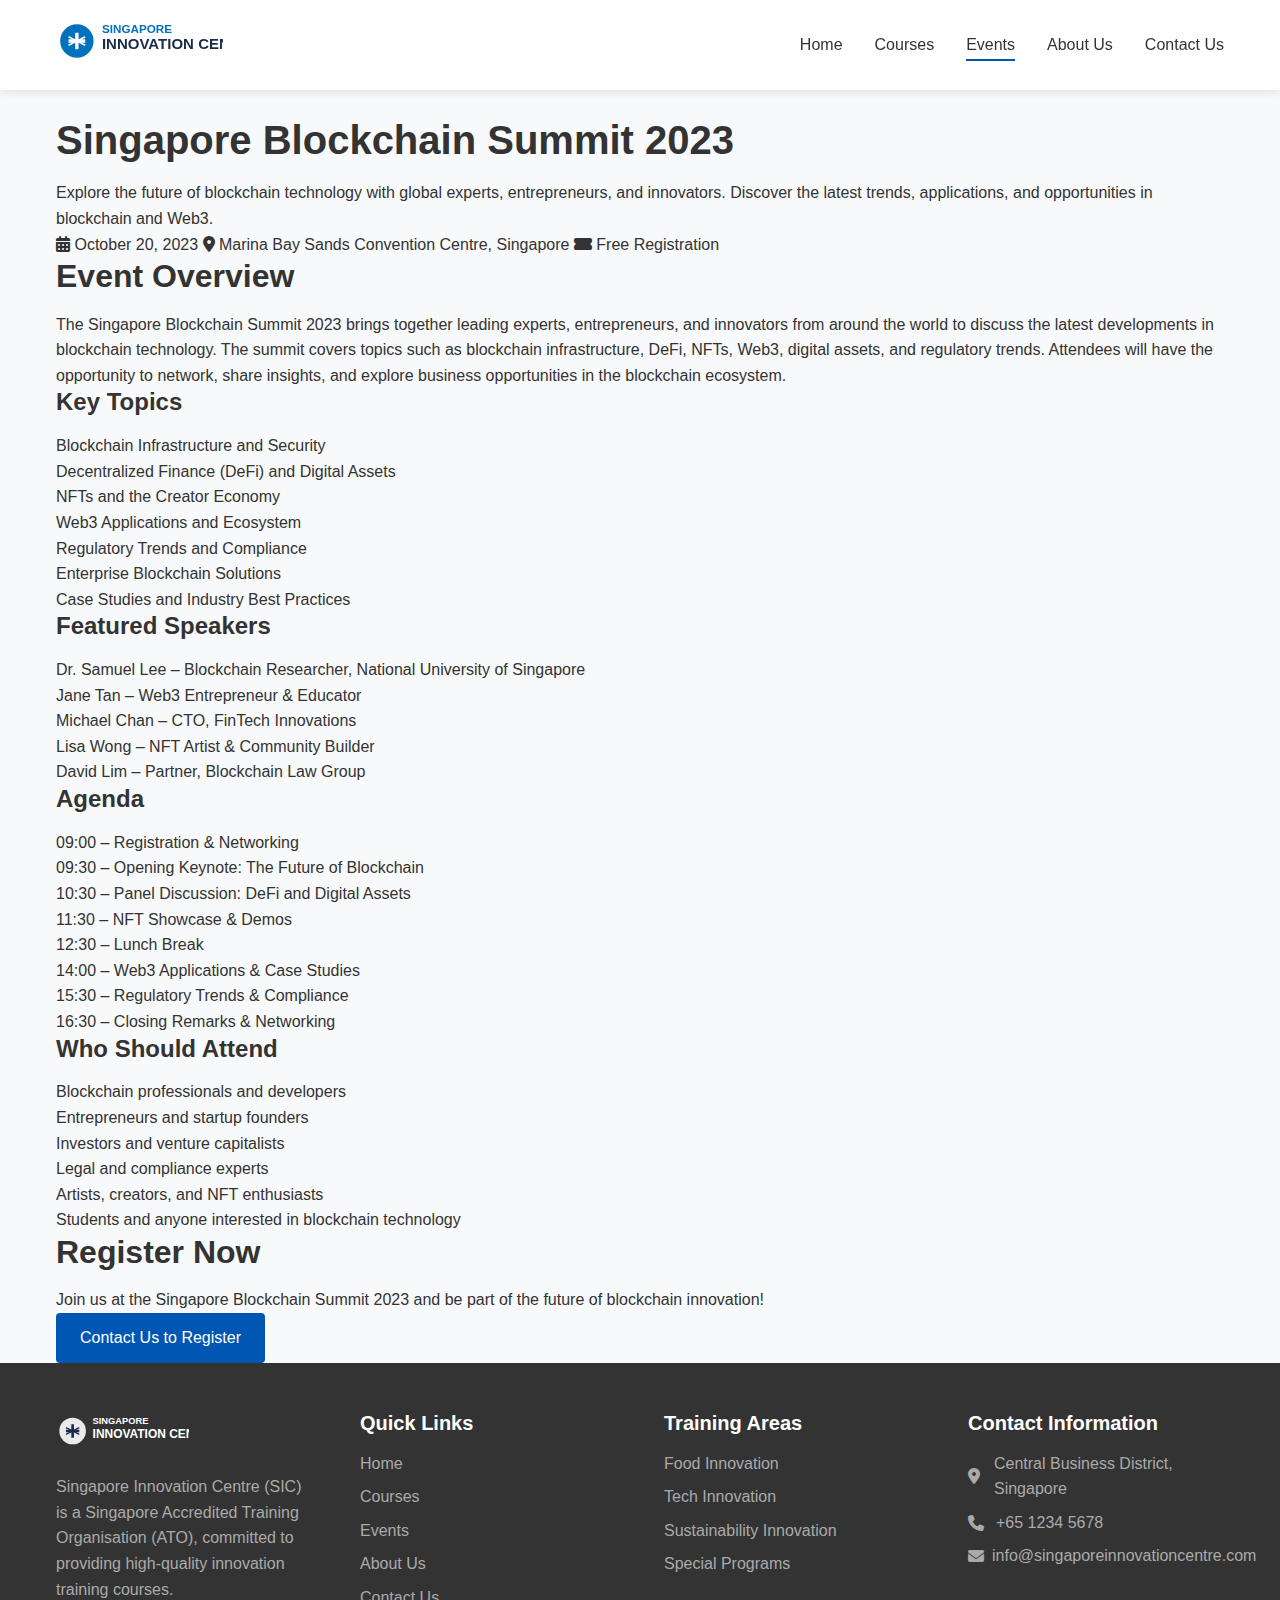
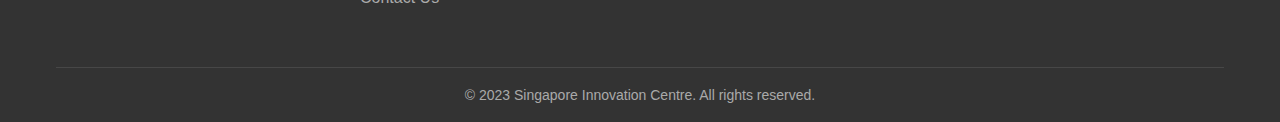
<file: pages/events/blockchain-summit.html>
<!DOCTYPE html>
<html lang="en-US">
<head>
    <meta charset="UTF-8">
    <meta name="viewport" content="width=device-width, initial-scale=1.0">
    <title>Singapore Blockchain Summit 2023 - Singapore Innovation Centre (SIC)</title>
    <meta name="description" content="Join the Singapore Blockchain Summit 2023 to explore the latest trends, technologies, and applications in blockchain. Network with industry leaders and innovators.">
    <link rel="stylesheet" href="../../css/normalize.css">
    <link rel="stylesheet" href="../../css/styles.css">
    <link rel="stylesheet" href="https://cdnjs.cloudflare.com/ajax/libs/font-awesome/6.4.0/css/all.min.css">
    <link rel="icon" href="../../resources/images/favicon.ico" type="image/x-icon">
</head>
<body>
    <!-- Navigation Bar -->
    <header class="header">
        <div class="container">
            <div class="logo">
                <a href="../../index.html">
                    <img src="../../resources/images/logo.svg" alt="Singapore Innovation Centre Logo">
                </a>
            </div>
            <nav class="main-nav">
                <ul class="nav-list">
                    <li><a href="../../index.html">Home</a></li>
                    <li><a href="../../pages/courses.html">Courses</a></li>
                    <li><a href="../../pages/events.html" class="active">Events</a></li>
                    <li><a href="../../pages/about.html">About Us</a></li>
                    <li><a href="../../pages/contact.html">Contact Us</a></li>
                </ul>
            </nav>
            <div class="mobile-menu-toggle">
                <i class="fas fa-bars"></i>
            </div>
        </div>
    </header>

    <!-- Event Header -->
    <section class="event-header">
        <div class="container">
            <h1>Singapore Blockchain Summit 2023</h1>
            <p>Explore the future of blockchain technology with global experts, entrepreneurs, and innovators. Discover the latest trends, applications, and opportunities in blockchain and Web3.</p>
            <div class="event-meta">
                <span><i class="fas fa-calendar-alt"></i> October 20, 2023</span>
                <span><i class="fas fa-map-marker-alt"></i> Marina Bay Sands Convention Centre, Singapore</span>
                <span><i class="fas fa-ticket-alt"></i> Free Registration</span>
            </div>
        </div>
    </section>

    <!-- Event Details -->
    <section class="event-details">
        <div class="container">
            <h2>Event Overview</h2>
            <p>The Singapore Blockchain Summit 2023 brings together leading experts, entrepreneurs, and innovators from around the world to discuss the latest developments in blockchain technology. The summit covers topics such as blockchain infrastructure, DeFi, NFTs, Web3, digital assets, and regulatory trends. Attendees will have the opportunity to network, share insights, and explore business opportunities in the blockchain ecosystem.</p>
            
            <h3>Key Topics</h3>
            <ul>
                <li>Blockchain Infrastructure and Security</li>
                <li>Decentralized Finance (DeFi) and Digital Assets</li>
                <li>NFTs and the Creator Economy</li>
                <li>Web3 Applications and Ecosystem</li>
                <li>Regulatory Trends and Compliance</li>
                <li>Enterprise Blockchain Solutions</li>
                <li>Case Studies and Industry Best Practices</li>
            </ul>
            
            <h3>Featured Speakers</h3>
            <ul>
                <li>Dr. Samuel Lee – Blockchain Researcher, National University of Singapore</li>
                <li>Jane Tan – Web3 Entrepreneur & Educator</li>
                <li>Michael Chan – CTO, FinTech Innovations</li>
                <li>Lisa Wong – NFT Artist & Community Builder</li>
                <li>David Lim – Partner, Blockchain Law Group</li>
            </ul>
            
            <h3>Agenda</h3>
            <ul>
                <li>09:00 – Registration & Networking</li>
                <li>09:30 – Opening Keynote: The Future of Blockchain</li>
                <li>10:30 – Panel Discussion: DeFi and Digital Assets</li>
                <li>11:30 – NFT Showcase & Demos</li>
                <li>12:30 – Lunch Break</li>
                <li>14:00 – Web3 Applications & Case Studies</li>
                <li>15:30 – Regulatory Trends & Compliance</li>
                <li>16:30 – Closing Remarks & Networking</li>
            </ul>
            
            <h3>Who Should Attend</h3>
            <ul>
                <li>Blockchain professionals and developers</li>
                <li>Entrepreneurs and startup founders</li>
                <li>Investors and venture capitalists</li>
                <li>Legal and compliance experts</li>
                <li>Artists, creators, and NFT enthusiasts</li>
                <li>Students and anyone interested in blockchain technology</li>
            </ul>
        </div>
    </section>

    <!-- Registration CTA -->
    <section class="event-cta">
        <div class="container">
            <h2>Register Now</h2>
            <p>Join us at the Singapore Blockchain Summit 2023 and be part of the future of blockchain innovation!</p>
            <a href="../../pages/contact.html" class="btn btn-primary">Contact Us to Register</a>
        </div>
    </section>

    <!-- Footer -->
    <footer class="footer">
        <div class="container">
            <div class="footer-grid">
                <div class="footer-about">
                    <img src="../../resources/images/logo-white.svg" alt="Singapore Innovation Centre Logo" class="footer-logo">
                    <p>Singapore Innovation Centre (SIC) is a Singapore Accredited Training Organisation (ATO), committed to providing high-quality innovation training courses.</p>
                </div>
                <div class="footer-links">
                    <h3>Quick Links</h3>
                    <ul>
                        <li><a href="../../index.html">Home</a></li>
                        <li><a href="../../pages/courses.html">Courses</a></li>
                        <li><a href="../../pages/events.html">Events</a></li>
                        <li><a href="../../pages/about.html">About Us</a></li>
                        <li><a href="../../pages/contact.html">Contact Us</a></li>
                    </ul>
                </div>
                <div class="footer-courses">
                    <h3>Training Areas</h3>
                    <ul>
                        <li><a href="../../pages/courses.html#food">Food Innovation</a></li>
                        <li><a href="../../pages/courses.html#tech">Tech Innovation</a></li>
                        <li><a href="../../pages/courses.html#sustainability">Sustainability Innovation</a></li>
                        <li><a href="../../pages/courses.html#special">Special Programs</a></li>
                    </ul>
                </div>
                <div class="footer-contact">
                    <h3>Contact Information</h3>
                    <ul>
                        <li><i class="fas fa-map-marker-alt"></i> Central Business District, Singapore</li>
                        <li><i class="fas fa-phone"></i> +65 1234 5678</li>
                        <li><i class="fas fa-envelope"></i> info@singaporeinnovationcentre.com</li>
                    </ul>
                </div>
            </div>
            <div class="footer-bottom">
                <p>&copy; 2023 Singapore Innovation Centre. All rights reserved.</p>
            </div>
        </div>
    </footer>

    <!-- JavaScript -->
    <script src="../../js/main.js"></script>
</body>
</html>
</file>
<file: css/styles.css>
/* 全局样式 */
:root {
    /* 主色调 */
    --primary-color: #0056b3; /* 主色调蓝色 */
    --secondary-color: #00a896; /* 辅助色调绿色 */
    --accent-color: #f8a100; /* 强调色橙色 */
    --dark-color: #333333;
    --light-color: #f8f9fa;
    --gray-color: #6c757d;
    --light-gray-color: #e9ecef;
    
    /* 字体 */
    --font-primary: 'Noto Sans SC', 'PingFang SC', 'Microsoft YaHei', sans-serif;
    --font-heading: 'Noto Sans SC', 'PingFang SC', 'Microsoft YaHei', sans-serif;
    
    /* 间距 */
    --spacing-xs: 0.25rem;
    --spacing-sm: 0.5rem;
    --spacing-md: 1rem;
    --spacing-lg: 2rem;
    --spacing-xl: 3rem;
    
    /* 边框 */
    --border-radius: 4px;
    --border-radius-lg: 8px;
    
    /* 阴影 */
    --box-shadow: 0 2px 10px rgba(0, 0, 0, 0.1);
    --box-shadow-lg: 0 10px 30px rgba(0, 0, 0, 0.15);
}

/* 基础样式 */
* {
    box-sizing: border-box;
    margin: 0;
    padding: 0;
}

html {
    font-size: 16px;
    scroll-behavior: smooth;
}

body {
    font-family: var(--font-primary);
    line-height: 1.6;
    color: var(--dark-color);
    background-color: var(--light-color);
}

a {
    color: var(--primary-color);
    text-decoration: none;
    transition: color 0.3s ease;
}

a:hover {
    color: var(--secondary-color);
}

img {
    max-width: 100%;
    height: auto;
}

ul {
    list-style: none;
}

/* 容器 */
.container {
    width: 100%;
    max-width: 1200px;
    margin: 0 auto;
    padding: 0 var(--spacing-md);
}

.section-footer {
    display: flex;
    justify-content: right; /* Horizontal centering */
    align-items: right; /* Vertical centering */
}

/* 按钮 */
.btn {
    display: inline-block;
    padding: 0.75rem 1.5rem;
    border-radius: var(--border-radius);
    font-weight: 500;
    text-align: center;
    cursor: pointer;
    transition: all 0.3s ease;
    border: none;
}

.btn-primary {
    background-color: var(--primary-color);
    color: white;
}

.btn-primary:hover {
    background-color: #004494;
    color: white;
}

.btn-secondary {
    background-color: var(--secondary-color);
    color: white;
}

.btn-secondary:hover {
    background-color: #008b7d;
    color: white;
}

.btn-outline {
    background-color: transparent;
    border: 2px solid var(--primary-color);
    color: var(--primary-color);
}

.btn-outline:hover {
    background-color: var(--primary-color);
    color: white;
}

/* 标题 */
h1, h2, h3, h4, h5, h6 {
    font-family: var(--font-heading);
    font-weight: 700;
    line-height: 1.2;
    margin-bottom: var(--spacing-md);
    color: var(--dark-color);
}

h1 {
    font-size: 2.5rem;
}

h2 {
    font-size: 2rem;
}

h3 {
    font-size: 1.5rem;
}

.section-title {
    text-align: center;
    margin-bottom: var(--spacing-xl);
    position: relative;
}

.section-title:after {
    content: '';
    display: block;
    width: 50px;
    height: 3px;
    background-color: var(--primary-color);
    margin: var(--spacing-sm) auto 0;
}

/* 导航栏 */
.header {
    background-color: white;
    box-shadow: var(--box-shadow);
    position: sticky;
    top: 0;
    z-index: 1000;
}

.header .container {
    display: flex;
    justify-content: space-between;
    align-items: center;
    padding: var(--spacing-md) var(--spacing-md);
}

.logo img {
    height: 50px;
}

.nav-list {
    display: flex;
}

.nav-list li {
    margin-left: var(--spacing-lg);
    position: relative;
}

.nav-list a {
    color: var(--dark-color);
    font-weight: 500;
    padding: var(--spacing-sm) 0;
    position: relative;
}

.nav-list a:after {
    content: '';
    position: absolute;
    bottom: 0;
    left: 0;
    width: 0;
    height: 2px;
    background-color: var(--primary-color);
    transition: width 0.3s ease;
}

.nav-list a:hover:after,
.nav-list a.active:after {
    width: 100%;
}

.dropdown-menu {
    position: absolute;
    top: 100%;
    left: 0;
    background-color: white;
    min-width: 200px;
    box-shadow: 0 5px 15px rgba(0, 0, 0, 0.1);
    border-radius: var(--border-radius);
    padding: 0.5rem 0;
    opacity: 0;
    visibility: hidden;
    transform: translateY(10px);
    transition: all 0.3s ease;
    z-index: 1001;
}

.nav-list li:hover .dropdown-menu {
    opacity: 1;
    visibility: visible;
    transform: translateY(0);
}

.dropdown-menu li {
    width: 100%;
    margin-left: 0;
}

.dropdown-menu a {
    display: block;
    padding: 0.75rem 1.5rem;
    color: var(--dark-color);
    font-weight: normal;
    transition: all 0.3s ease;
}

.dropdown-menu a:hover {
    background-color: var(--light-gray-color);
    color: var(--primary-color);
}

.dropdown-menu a::after {
    display: none;
}

.mobile-menu-toggle {
    display: none;
    font-size: 1.5rem;
    cursor: pointer;
}


.hero {
    background: linear-gradient(rgba(0, 86, 179, 0.8), rgba(0, 168, 150, 0.8)), url('../resources/images/hero-bg.jpg');
    background-size: cover;
    background-position: center;
    color: white;
    padding: var(--spacing-xl) 0;
    text-align: center;
}

.hero-content {
    max-width: 800px;
    margin: 0 auto;
    padding: var(--spacing-xl) 0;
}

.hero h1 {
    font-size: 3rem;
    margin-bottom: var(--spacing-lg);
    color: white;
}

.hero p {
    font-size: 1.25rem;
    margin-bottom: var(--spacing-xl);
}

.hero-buttons {
    display: flex;
    justify-content: center;
    gap: var(--spacing-md);
}

/* 培训方向卡片 */
.training-areas {
    padding: var(--spacing-xl) 0;
    background-color: white;
}

.training-grid {
    display: grid;
    grid-template-columns: repeat(auto-fit, minmax(250px, 1fr));
    gap: var(--spacing-lg);
}

.training-card {
    background-color: white;
    border-radius: var(--border-radius-lg);
    padding: var(--spacing-lg);
    box-shadow: var(--box-shadow);
    text-align: center;
    transition: transform 0.3s ease, box-shadow 0.3s ease;
}

.training-card:hover {
    transform: translateY(-5px);
    box-shadow: var(--box-shadow-lg);
}

.card-icon {
    font-size: 2.5rem;
    color: var(--primary-color);
    margin-bottom: var(--spacing-md);
}

.training-card h3 {
    margin-bottom: var(--spacing-md);
}

.training-card p {
    margin-bottom: var(--spacing-lg);
    color: var(--gray-color);
}

.read-more {
    font-weight: 500;
    display: inline-flex;
    align-items: center;
}

.read-more i {
    margin-left: var(--spacing-xs);
    transition: transform 0.3s ease;
}

.read-more:hover i {
    transform: translateX(5px);
}

/* 关于我们预览 */
.about-preview {
    padding: var(--spacing-xl) 0;
    background-color: var(--light-gray-color);
}

.about-grid {
    display: grid;
    grid-template-columns: 1fr 1fr;
    gap: var(--spacing-xl);
    align-items: center;
}

.about-image img {
    border-radius: var(--border-radius-lg);
    box-shadow: var(--box-shadow);
}

.about-content h2 {
    text-align: left;
    margin-bottom: var(--spacing-md);
}

.about-content h2:after {
    margin: var(--spacing-sm) 0 0;
}

.about-content p {
    margin-bottom: var(--spacing-md);
}

/* 热门课程 */
.featured-courses {
    padding: var(--spacing-xl) 0;
    background-color: white;
}

.courses-grid {
    display: grid;
    grid-template-columns: repeat(auto-fit, minmax(300px, 1fr));
    gap: var(--spacing-lg);
}

.course-card {
    background-color: white;
    border-radius: var(--border-radius-lg);
    overflow: hidden;
    box-shadow: var(--box-shadow);
    transition: transform 0.3s ease, box-shadow 0.3s ease;
}

.course-card:hover {
    transform: translateY(-5px);
    box-shadow: var(--box-shadow-lg);
}

.course-image img {
    width: 100%;
    height: 200px;
    object-fit: cover;
}

.course-content {
    padding: var(--spacing-lg);
}

.course-category {
    display: inline-block;
    background-color: var(--light-gray-color);
    color: var(--primary-color);
    padding: 0.25rem 0.5rem;
    border-radius: var(--border-radius);
    font-size: 0.875rem;
    margin-bottom: var(--spacing-sm);
}

.course-content h3 {
    margin-bottom: var(--spacing-sm);
}

.course-content p {
    color: var(--gray-color);
    margin-bottom: var(--spacing-md);
}

.course-meta {
    display: flex;
    justify-content: space-between;
    margin-bottom: var(--spacing-md);
    color: var(--gray-color);
    font-size: 0.875rem;
}

.courses-cta {
    text-align: center;
    margin-top: var(--spacing-xl);
}

/* 即将举行的活动 */
.upcoming-events {
    padding: var(--spacing-xl) 0;
    background-color: var(--light-gray-color);
}

.events-grid {
    display: grid;
    grid-template-columns: repeat(auto-fit, minmax(300px, 1fr));
    gap: var(--spacing-lg);
}

.event-card {
    background-color: white;
    border-radius: var(--border-radius-lg);
    overflow: hidden;
    box-shadow: var(--box-shadow);
    display: flex;
}

.event-date {
    background-color: var(--primary-color);
    color: white;
    padding: var(--spacing-md);
    display: flex;
    flex-direction: column;
    justify-content: center;
    align-items: center;
    min-width: 80px;
}

.event-date .day {
    font-size: 1.5rem;
    font-weight: 700;
}

.event-date .month {
    font-size: 0.875rem;
    text-transform: uppercase;
}

.event-content {
    padding: var(--spacing-md);
    flex: 1;
}

.event-content h3 {
    margin-bottom: var(--spacing-xs);
}

.event-location {
    color: var(--gray-color);
    font-size: 0.875rem;
    margin-bottom: var(--spacing-sm);
}

.events-cta {
    text-align: center;
    margin-top: var(--spacing-xl);
}


/* testimonials */
.testimonials {
    padding: var(--spacing-xl) 0;
    background-color: white;
}

.testimonials-grid {
    display: grid;
    grid-template-columns: 1fr 1fr;
    gap: 2rem;
}
.testimonial {
    display: flex;
    flex-direction: column;
}
.testimonial-content {
    text-align: left;
    margin-bottom: 1rem;
}
.testimonial-author {
    display: flex;
    align-items: center;
    justify-content: flex-end;
    gap: 1rem;
}
.author-info {
    text-align: right;
}
.author-info p {
    margin: 0;
}
.testimonial-author img {
    width: 50px;
    height: 50px;
}


/* partner */
.partners {
    padding: var(--spacing-xl) 0;
    background-color: var(--light-gray-color);
}

.partners-grid {
    display: grid;
    grid-template-columns: repeat(4, 1fr);
    gap: 30px;
    margin-top: 40px;
}

.partner-logo {
    background-color: white;
    padding: 20px;
    border-radius: 8px;
    box-shadow: 0 5px 15px rgba(0,0,0,0.05);
    display: flex;
    align-items: center;
    justify-content: center;
    height: 100px;
}

.partner-logo img {
    max-width: 80%;
    max-height: 60px;
}


/* Newsletter */
.newsletter {
    padding: var(--spacing-xl) 0;
    background-color: white;
}

.newsletter-content {
    text-align: left;
    margin-bottom: 1rem;
}

.newsletter-form {
    display: flex;
    align-items: center;
    justify-content: center;
    gap: 10px;
    max-width: 400px;
    margin: 0 auto;
}
.email-input {
    flex: 0 0 50px;
    min-width: 50px;
    padding: 8px 12px;
    font-size: 16px;
}

/* 联系我们预览 */
.contact-preview {
    padding: var(--spacing-xl) 0;
    background-color: white;
}

.contact-grid {
    display: grid;
    grid-template-columns: 1fr 1fr;
    gap: var(--spacing-xl);
}

.contact-info h2 {
    text-align: left;
    margin-bottom: var(--spacing-md);
}

.contact-info h2:after {
    margin: var(--spacing-sm) 0 0;
}

.contact-list {
    margin: var(--spacing-lg) 0;
}

.contact-list li {
    margin-bottom: var(--spacing-md);
    display: flex;
    align-items: center;
}

.contact-list i {
    color: var(--primary-color);
    margin-right: var(--spacing-sm);
    width: 20px;
}

.social-links {
    display: flex;
    gap: var(--spacing-sm);
}

.social-link {
    display: flex;
    align-items: center;
    justify-content: center;
    width: 40px;
    height: 40px;
    background-color: var(--light-gray-color);
    color: var(--primary-color);
    border-radius: 50%;
    transition: all 0.3s ease;
}

.social-link:hover {
    background-color: var(--primary-color);
    color: white;
}

.form-group {
    margin-bottom: var(--spacing-md);
}

label {
    display: block;
    margin-bottom: var(--spacing-xs);
    font-weight: 500;
}

input, textarea {
    width: 100%;
    padding: 0.75rem;
    border: 1px solid var(--light-gray-color);
    border-radius: var(--border-radius);
    font-family: var(--font-primary);
}

input:focus, textarea:focus {
    outline: none;
    border-color: var(--primary-color);
}


/* 页脚 */
.footer {
    background-color: var(--dark-color);
    color: white;
    padding: var(--spacing-xl) 0 var(--spacing-md);
}

.footer-grid {
    display: grid;
    grid-template-columns: repeat(auto-fit, minmax(200px, 1fr));
    gap: var(--spacing-xl);
    margin-bottom: var(--spacing-xl);
}

.footer-logo {
    height: 40px;
    margin-bottom: var(--spacing-md);
}

.footer-about p {
    color: #aaa;
}

.footer h3 {
    color: white;
    margin-bottom: var(--spacing-md);
    font-size: 1.25rem;
}

.footer ul li {
    margin-bottom: var(--spacing-sm);
}

.footer ul li a {
    color: #aaa;
    transition: color 0.3s ease;
}

.footer ul li a:hover {
    color: white;
}

.footer-contact ul li {
    display: flex;
    align-items: center;
    color: #aaa;
}

.footer-contact ul li i {
    margin-right: var(--spacing-sm);
    width: 20px;
}

.footer-bottom {
    text-align: center;
    padding-top: var(--spacing-md);
    border-top: 1px solid rgba(255, 255, 255, 0.1);
    color: #aaa;
    font-size: 0.875rem;
}

/* 响应式设计 */
@media (max-width: 992px) {
    h1 {
        font-size: 2rem;
    }
    
    h2 {
        font-size: 1.75rem;
    }
    
    .hero h1 {
        font-size: 2.5rem;
    }
    
    .about-grid,
    .contact-grid {
        grid-template-columns: 1fr;
        gap: var(--spacing-lg);
    }
}

@media (max-width: 768px) {
    .mobile-menu-toggle {
        display: block;
    }
    
    .main-nav {
        position: fixed;
        top: 0;
        right: -300px;
        width: 300px;
        height: 100vh;
        background-color: white;
        box-shadow: var(--box-shadow);
        transition: right 0.3s ease;
        z-index: 1001;
    }
    
    .main-nav.active {
        right: 0;
    }
    
    .nav-list {
        flex-direction: column;
        padding: var(--spacing-xl) var(--spacing-lg);
    }
    
    .nav-list li {
        margin: 0 0 var(--spacing-md) 0;
    }
    
    /* 移动端下拉菜单样式 */
    .nav-list .has-dropdown {
        padding-right: 15px;
    }
    
    .dropdown-menu {
        position: static;
        opacity: 1;
        visibility: visible;
        transform: none;
        box-shadow: none;
        background-color: var(--light-gray-color);
        max-height: 0;
        overflow: hidden;
        transition: max-height 0.3s ease;
        padding: 0;
        width: 100%;
    }
    
    .nav-list li:hover .dropdown-menu {
        max-height: 500px;
    }
    
    .dropdown-menu li {
        margin: 0;
    }
    
    .dropdown-menu a {
        padding-left: var(--spacing-lg);
    }
    
    .hero-buttons {
        flex-direction: column;
        gap: var(--spacing-sm);
    }
    
    .hero h1 {
        font-size: 2rem;
    }
    
    .hero p {
        font-size: 1rem;
    }
}

@media (max-width: 576px) {
    .training-grid,
    .courses-grid,
    .events-grid,
    .footer-grid {
        grid-template-columns: 1fr;
    }
    
    .section-title {
        margin-bottom: var(--spacing-lg);
    }
    
    .event-card {
        flex-direction: column;
    }
    
    .event-date {
        flex-direction: row;
        justify-content: center;
        padding: var(--spacing-sm);
    }
    
    .event-date .day {
        margin-right: var(--spacing-xs);
    }
}
</file>
